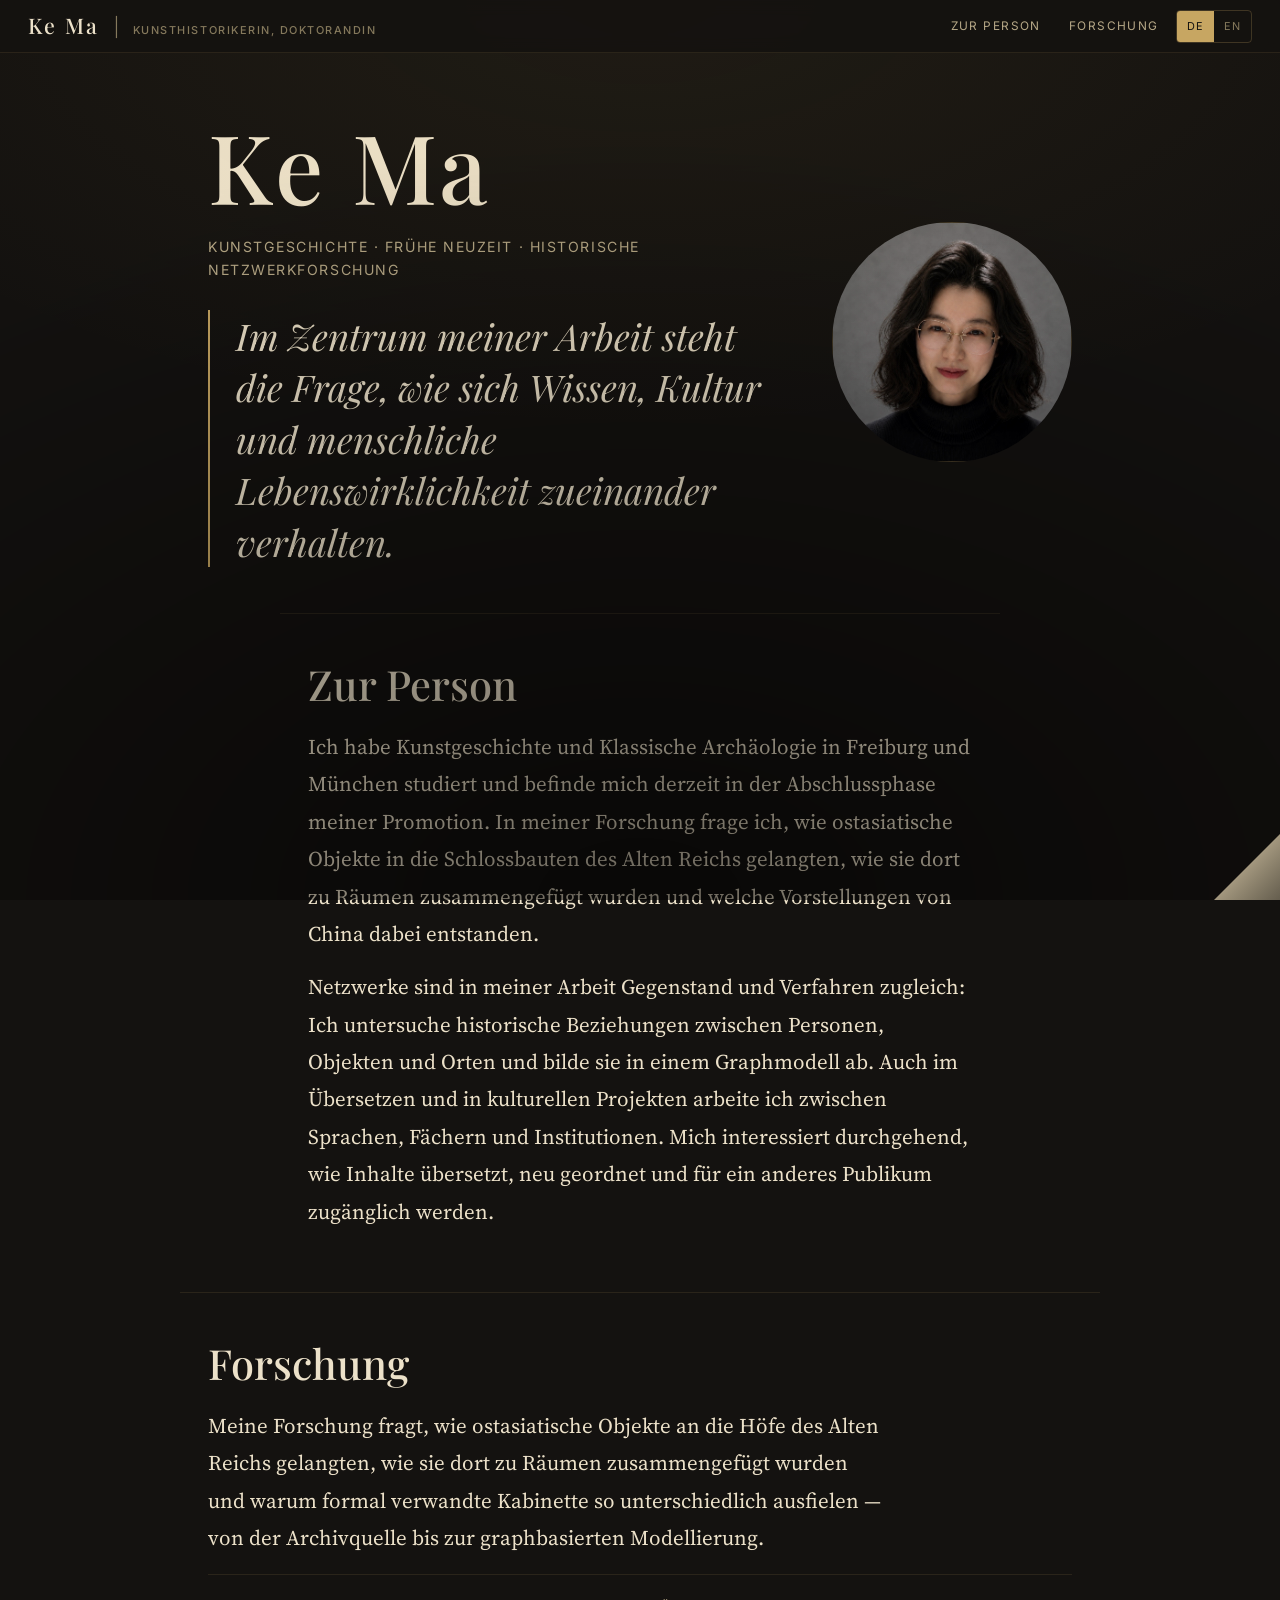
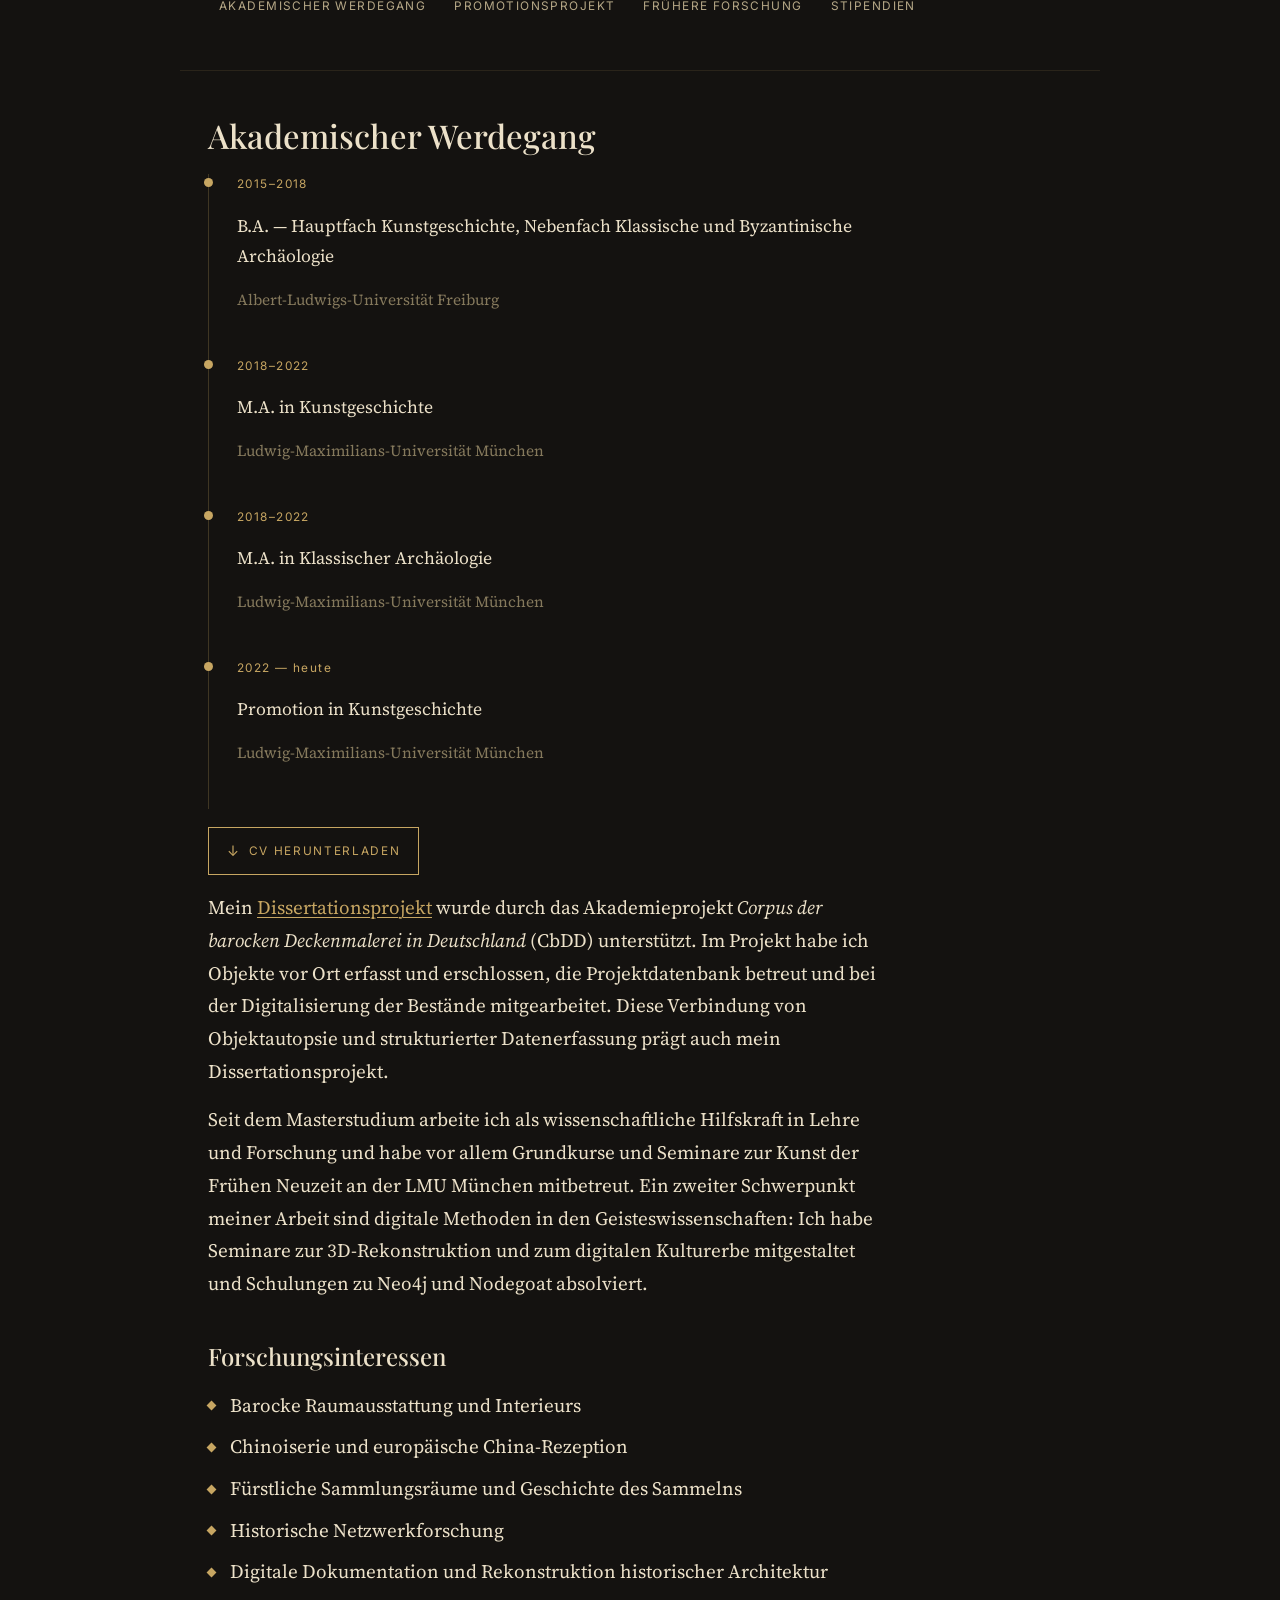
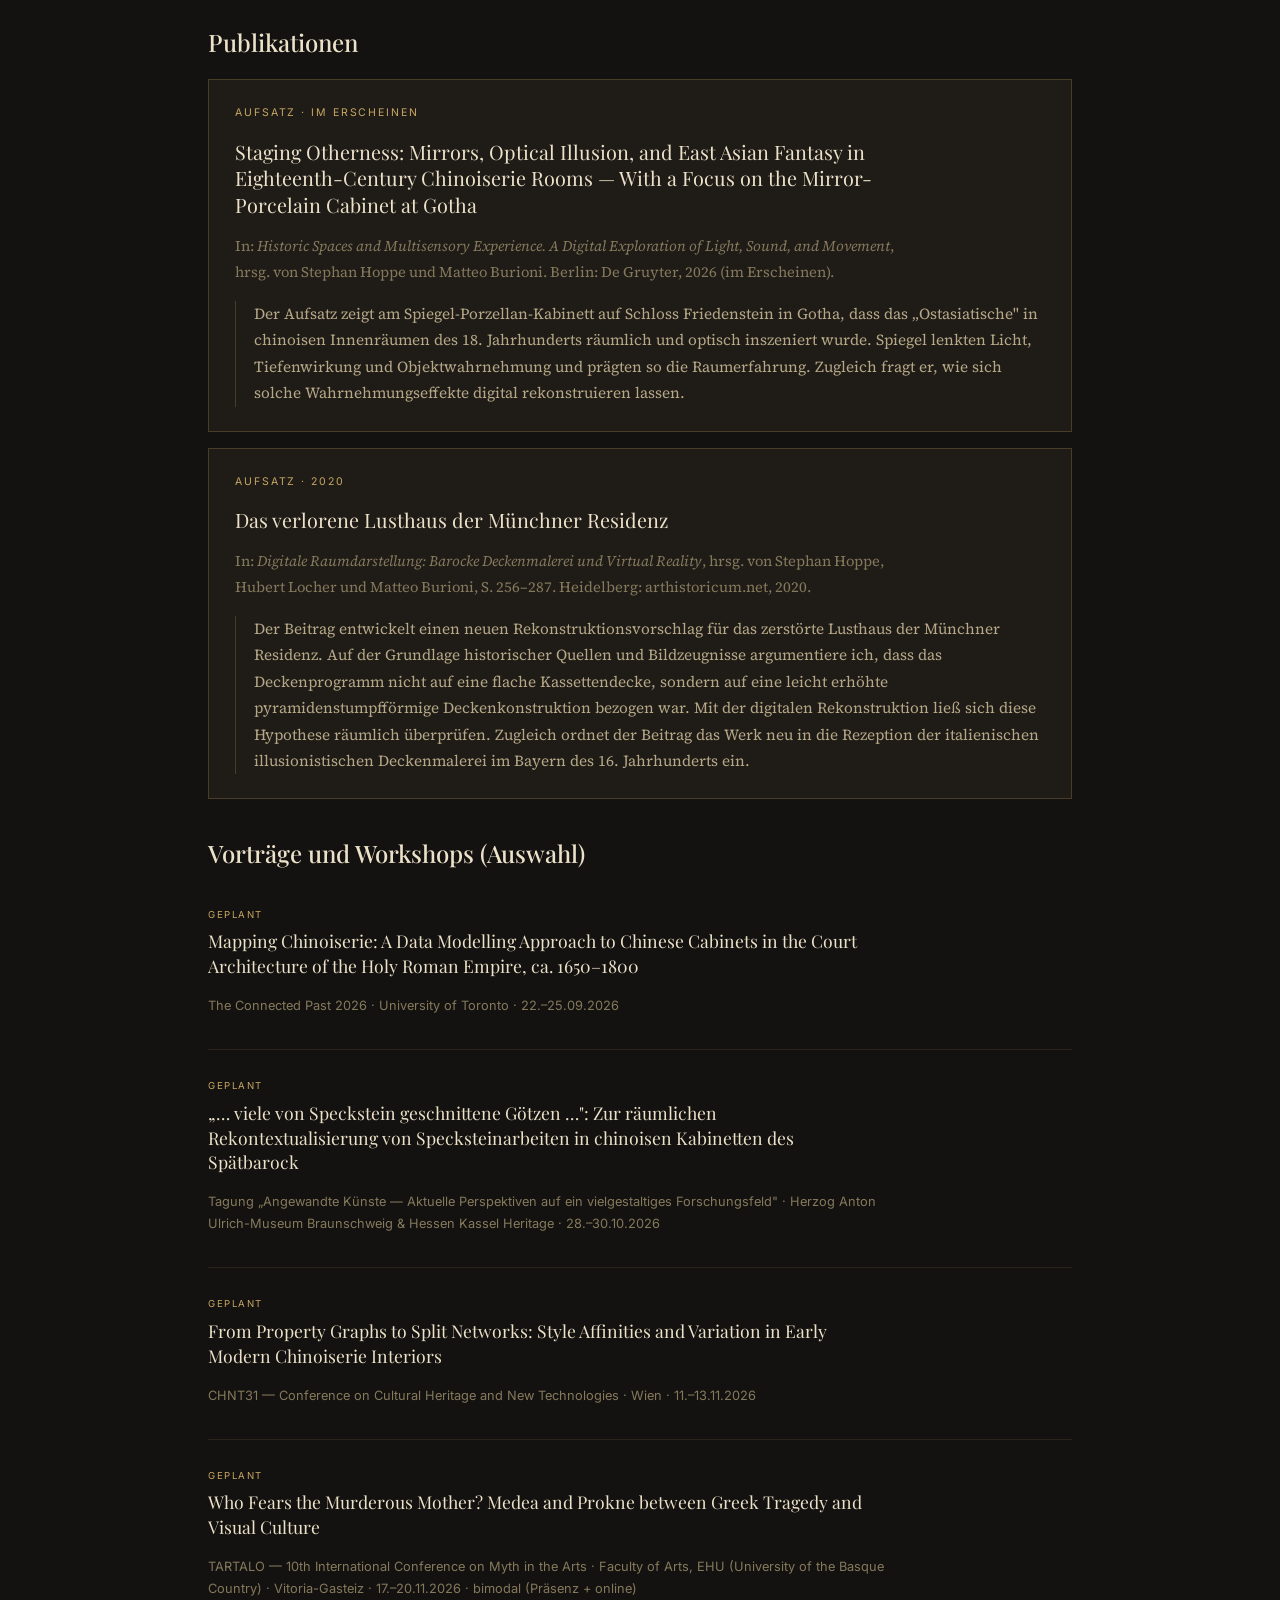
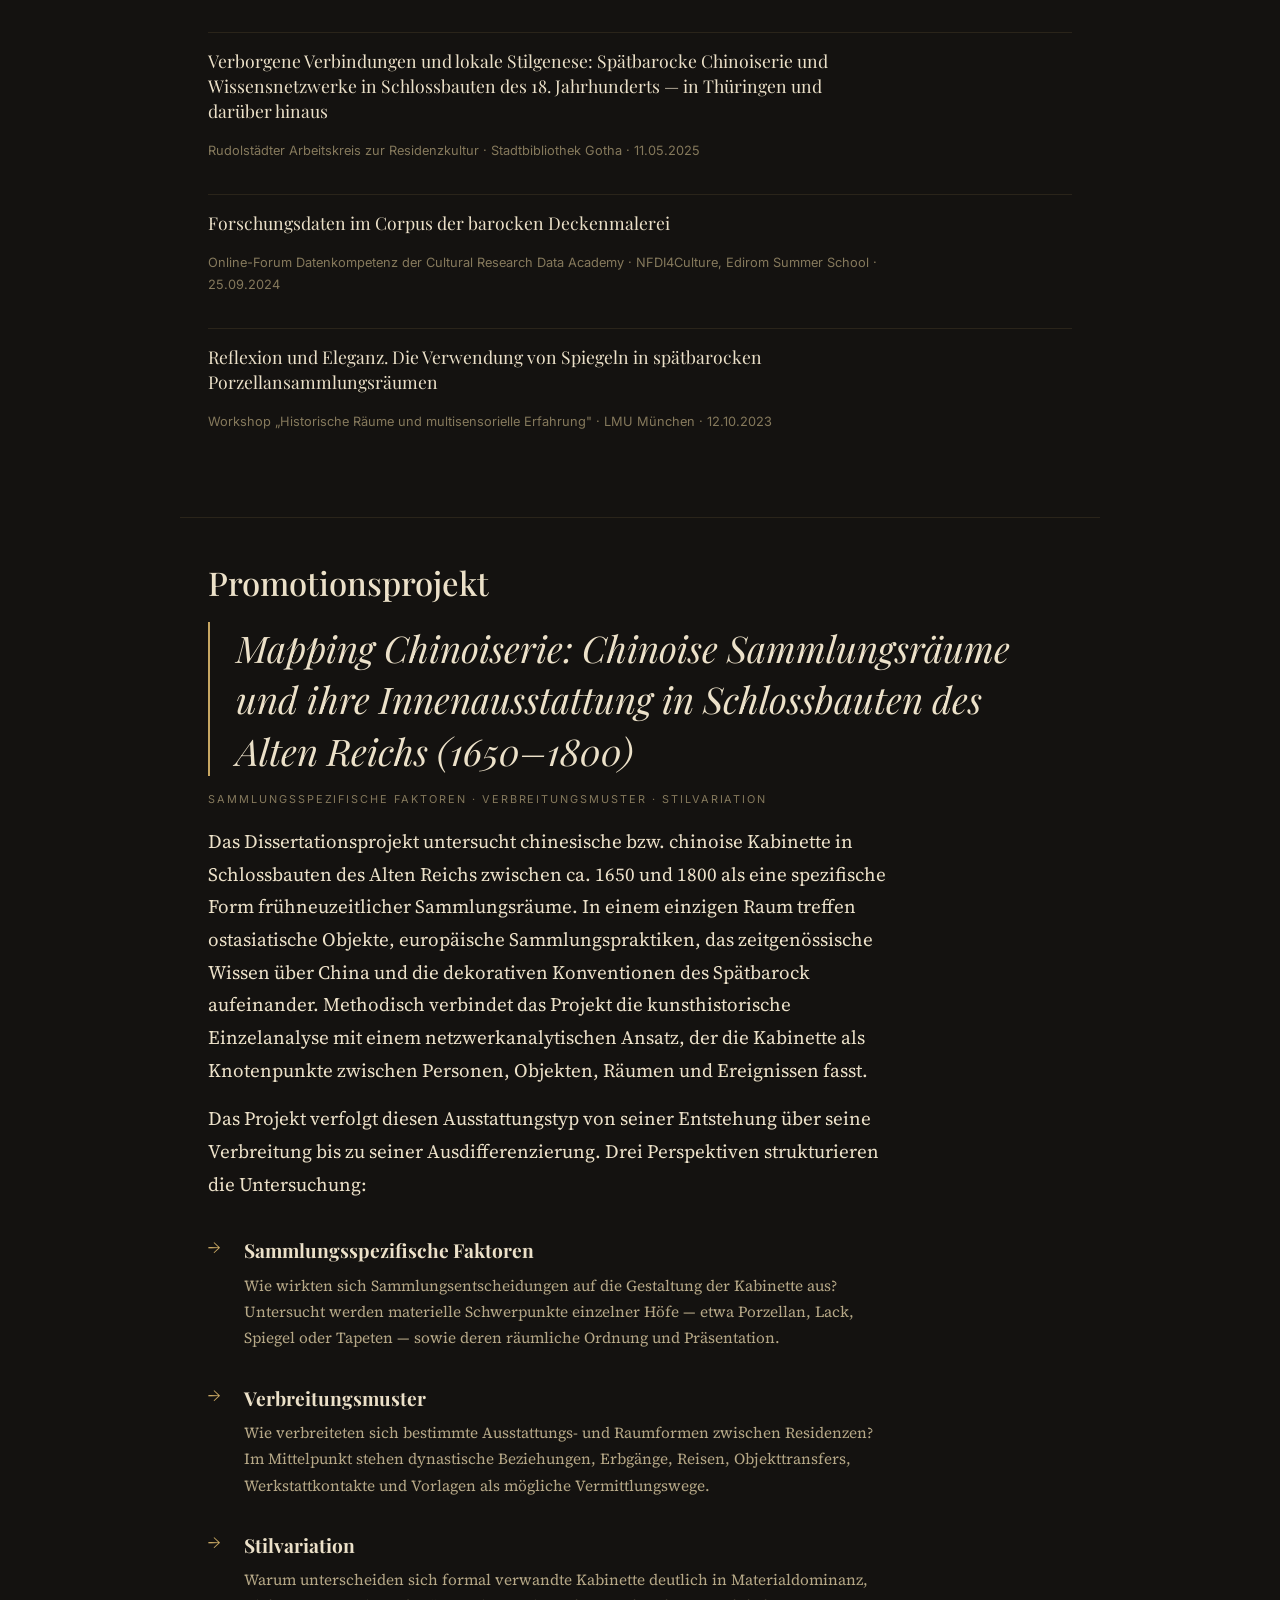
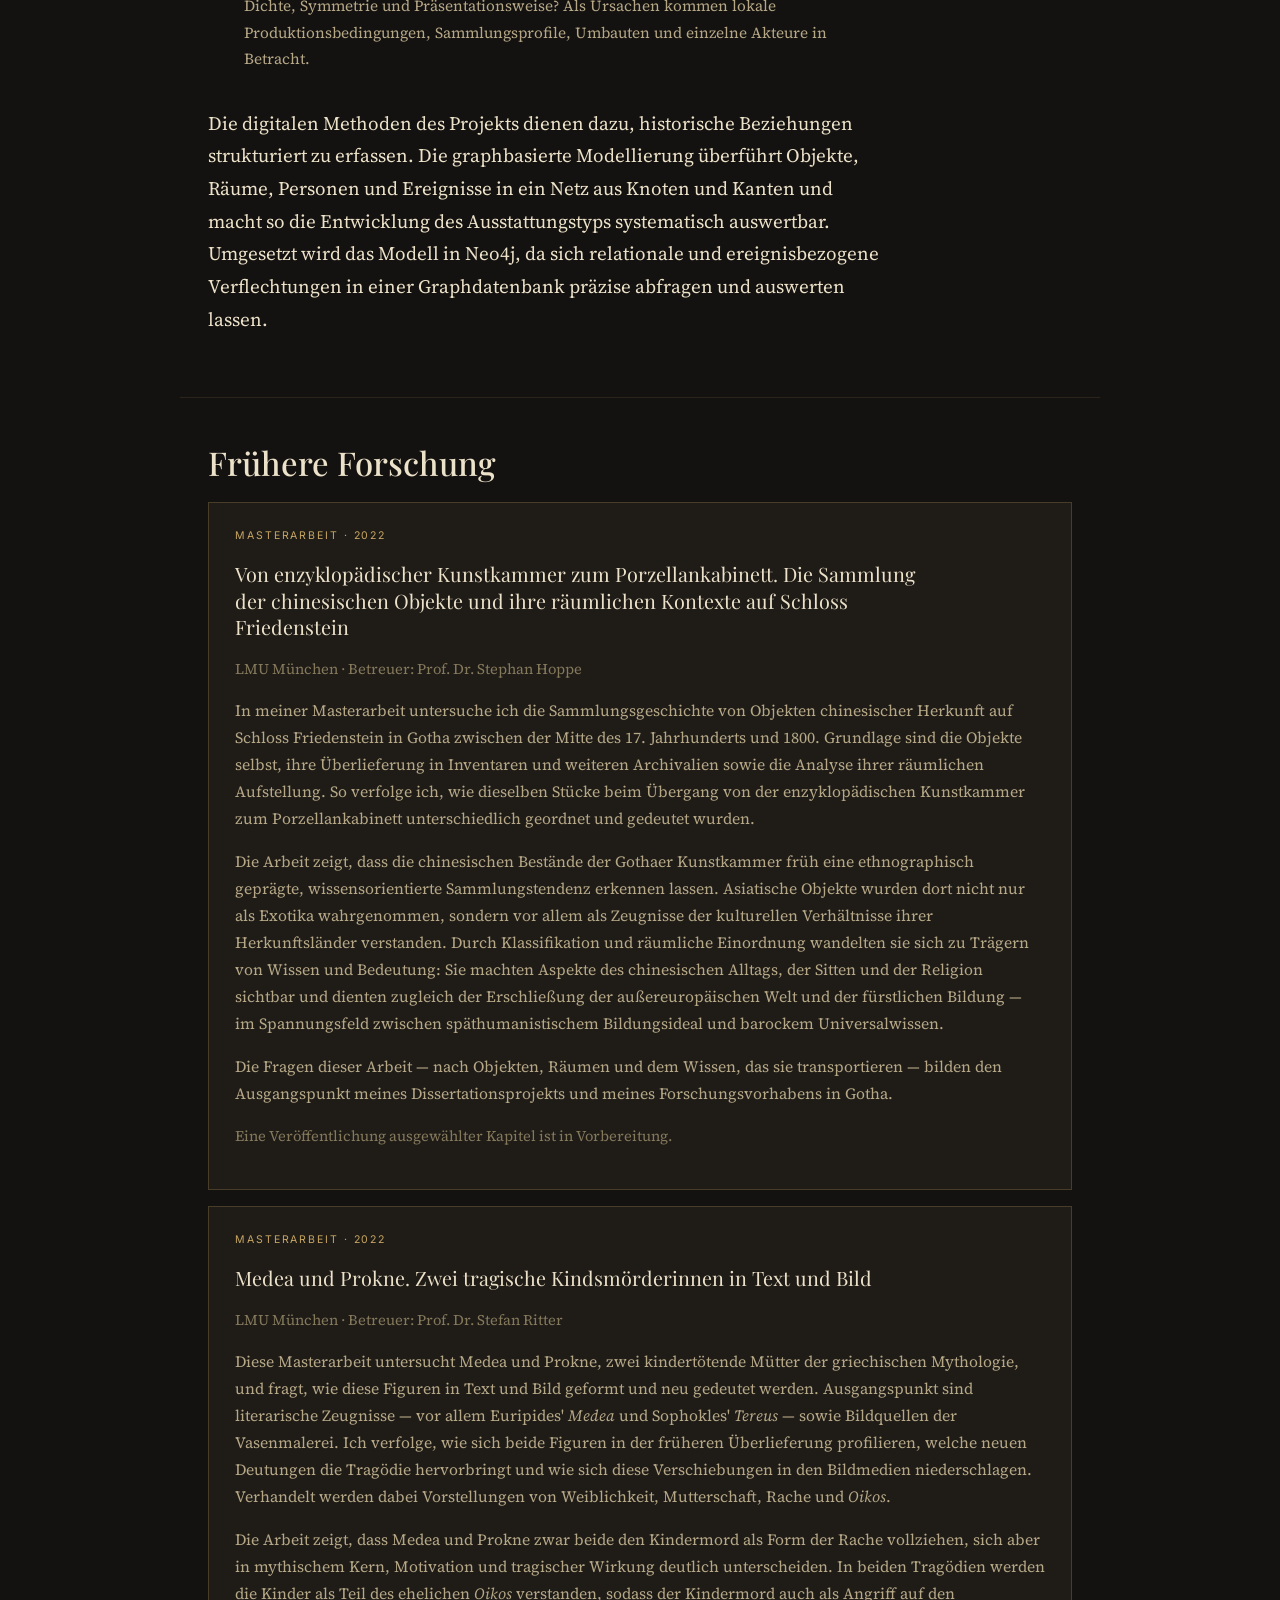
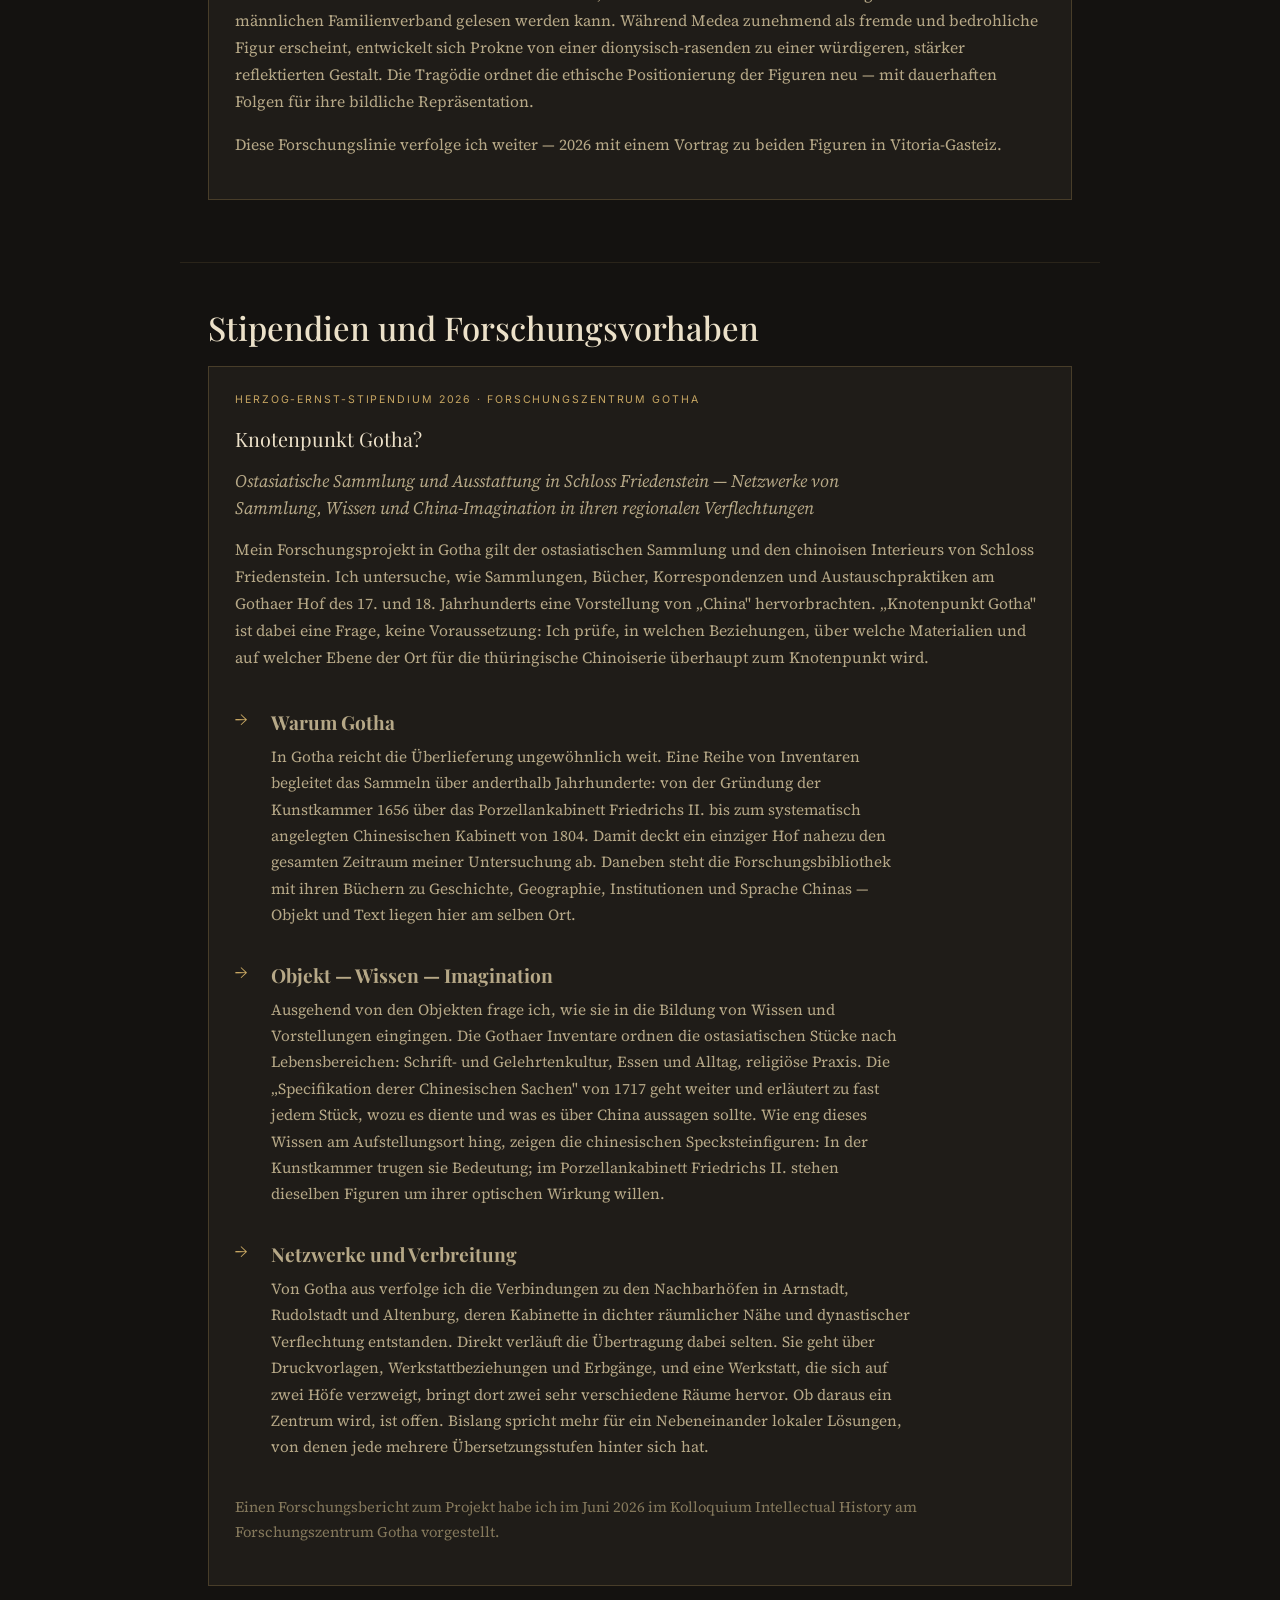
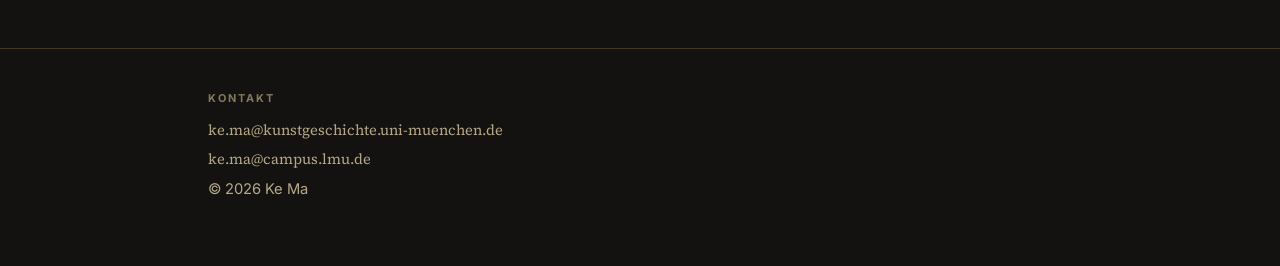
<file: index.html>
<!DOCTYPE html>
<html class="welt-a" lang="de" data-lang="de">
<head>
<meta charset="UTF-8">
<meta name="viewport" content="width=device-width, initial-scale=1.0">
<title>Ke Ma — Kunsthistorikerin | Höfische Sammlungsräume und Wissensnetzwerke der Frühen Neuzeit</title>
<meta name="description" content="Ke Ma, Doktorandin der Kunstgeschichte an der LMU München. Forschung zu höfischen Sammlungsräumen, chinoisen Interieurs und Wissensnetzwerken im Alten Reich, 1650–1800.">
<script>
  (function(){
    try{
      var l=localStorage.getItem('km-lang'); if(l) document.documentElement.setAttribute('data-lang',l);
      if(sessionStorage.getItem('km-turned')){document.documentElement.classList.add('is-arriving');sessionStorage.removeItem('km-turned');}
    }catch(e){}
  })();
</script>
<link rel="preconnect" href="https://fonts.googleapis.com">
<link rel="preconnect" href="https://fonts.gstatic.com" crossorigin>
<link href="https://fonts.googleapis.com/css2?family=Inter:wght@400;500;600&family=Playfair+Display:ital,wght@0,400;0,500;0,600;1,400;1,500&family=Source+Serif+4:ital,opsz,wght@0,8..60,400;0,8..60,600;1,8..60,400&display=swap" rel="stylesheet">
<link rel="stylesheet" href="assets/css/style.css?v=28">
</head>
<body>

<!-- Vorschau der anderen Seite -->
<div class="reveal" aria-hidden="true">
  <div class="reveal__inner">
    <div class="reveal__title">
      <span class="lang-de">Kulturarbeit</span>
      <span class="lang-en">Cultural Work</span>
    </div>
  </div>
</div>

<div class="page">

  <header class="site-head">
    <div class="brand">
      <a class="brand__name" href="#top">Ke Ma</a>
      <span class="brand__sep">|</span>
      <span class="brand__role">
        <span class="lang-de">Kunsthistorikerin, Doktorandin</span>
        <span class="lang-en">Art Historian, Doctoral Researcher</span>
      </span>
    </div>
    <nav class="nav">
      <a href="#about">
        <span class="lang-de">Zur Person</span><span class="lang-en">About</span>
      </a>
      <a href="#forschung">
        <span class="lang-de">Forschung</span><span class="lang-en">Research</span>
      </a>
      <div class="lang" role="group" aria-label="Sprache / Language">
        <button type="button" data-lang="de">DE</button>
        <button type="button" data-lang="en">EN</button>
      </div>
    </nav>
  </header>

  <main>
    <section class="hero wrap" id="top">
      <div class="hero__text">
        <h1 class="hero__name">Ke Ma</h1>
        <p class="hero__tag">
          <span class="lang-de">Kunstgeschichte · Frühe Neuzeit · Historische Netzwerkforschung</span>
          <span class="lang-en">Art History · Early Modern · Historical Network Research</span>
        </p>
        <blockquote class="lead-quote">
          <span class="lang-de">Im Zentrum meiner Arbeit steht die Frage, wie sich Wissen, Kultur und menschliche Lebenswirklichkeit zueinander verhalten.</span>
          <span class="lang-en">At the heart of my work lies the question of how knowledge, culture and lived reality relate to one another.</span>
        </blockquote>
      </div>
      <figure class="hero__portrait">
        <img src="assets/img/ke-ma-portrait.jpg" alt="Ke Ma">
      </figure>
    </section>

    <!-- Zur Person ------------------------------------------->
    <section class="section wrap wrap--narrow" id="about">
      <h2 class="sec-title">
        <span class="lang-de">Zur Person</span><span class="lang-en">About</span>
      </h2>
      <p>
        <span class="lang-de">Ich habe Kunstgeschichte und Klassische Archäologie in Freiburg und München studiert und befinde mich derzeit in der Abschlussphase meiner Promotion. In meiner Forschung frage ich, wie ostasiatische Objekte in die Schlossbauten des Alten Reichs gelangten, wie sie dort zu Räumen zusammengefügt wurden und welche Vorstellungen von China dabei entstanden.</span>
        <span class="lang-en">I studied Art History and Classical Archaeology in Freiburg and Munich and am currently in the final stage of my doctorate. My research asks how East Asian objects reached the palaces of the Old Reich, how they were assembled into interiors, and what notions of China took shape in the process.</span>
      </p>
      <p>
        <span class="lang-de">Netzwerke sind in meiner Arbeit Gegenstand und Verfahren zugleich: Ich untersuche historische Beziehungen zwischen Personen, Objekten und Orten und bilde sie in einem Graphmodell ab. Auch im Übersetzen und in kulturellen Projekten arbeite ich zwischen Sprachen, Fächern und Institutionen. Mich interessiert durchgehend, wie Inhalte übersetzt, neu geordnet und für ein anderes Publikum zugänglich werden.</span>
        <span class="lang-en">In my work, networks are both an object of study and a method: I examine historical relations between people, objects and places and model them in a graph. In translation and in cultural projects I likewise work between languages, disciplines and institutions. Throughout, I am interested in how content is translated, reordered and made accessible to a different audience.</span>
      </p>
    </section>

    <!-- Forschung ------------------------------------------->
    <section class="section wrap" id="forschung">
      <h2 class="sec-title">
        <span class="lang-de">Forschung</span><span class="lang-en">Research</span>
      </h2>
      <p>
        <span class="lang-de">Meine Forschung fragt, wie ostasiatische Objekte an die Höfe des Alten Reichs gelangten, wie sie dort zu Räumen zusammengefügt wurden und warum formal verwandte Kabinette so unterschiedlich ausfielen — von der Archivquelle bis zur graphbasierten Modellierung.</span>
        <span class="lang-en">My research asks how East Asian objects reached the courts of the Old Reich, how they were assembled into interiors, and why formally related cabinets turned out so differently — from the archival source to graph-based modelling.</span>
      </p>
      <nav class="nav subnav">
        <a href="#werdegang"><span class="lang-de">Akademischer Werdegang</span><span class="lang-en">Academic Background</span></a>
        <a href="#promotion"><span class="lang-de">Promotionsprojekt</span><span class="lang-en">Doctoral Project</span></a>
        <a href="#frueher"><span class="lang-de">Frühere Forschung</span><span class="lang-en">Earlier Research</span></a>
        <a href="#stipendien"><span class="lang-de">Stipendien</span><span class="lang-en">Fellowships</span></a>
      </nav>
    </section>

    <!-- 2.1 Werdegang --------------------------------------->
    <section class="section wrap" id="werdegang">
      <h3 class="sec-title sec-title--sub">
        <span class="lang-de">Akademischer Werdegang</span>
        <span class="lang-en">Academic Background</span>
      </h3>

      <div class="timeline">
        <div class="tl-item">
          <p class="tl-date">2015–2018</p>
          <p class="tl-deg">
            <span class="lang-de">B.A. — Hauptfach Kunstgeschichte, Nebenfach Klassische und Byzantinische Archäologie</span>
            <span class="lang-en">B.A. — major Art History, minor Classical and Byzantine Archaeology</span>
          </p>
          <p class="tl-inst">Albert-Ludwigs-Universität Freiburg</p>
        </div>
        <div class="tl-item">
          <p class="tl-date">2018–2022</p>
          <p class="tl-deg">
            <span class="lang-de">M.A. in Kunstgeschichte</span>
            <span class="lang-en">M.A. in Art History</span>
          </p>
          <p class="tl-inst">Ludwig-Maximilians-Universität München</p>
        </div>
        <div class="tl-item">
          <p class="tl-date">2018–2022</p>
          <p class="tl-deg">
            <span class="lang-de">M.A. in Klassischer Archäologie</span>
            <span class="lang-en">M.A. in Classical Archaeology</span>
          </p>
          <p class="tl-inst">Ludwig-Maximilians-Universität München</p>
        </div>
        <div class="tl-item">
          <p class="tl-date">2022 — <span class="lang-de">heute</span><span class="lang-en">present</span></p>
          <p class="tl-deg">
            <span class="lang-de">Promotion in Kunstgeschichte</span>
            <span class="lang-en">Doctorate in Art History</span>
          </p>
          <p class="tl-inst">Ludwig-Maximilians-Universität München</p>
        </div>
      </div>

      <p style="margin-top:18px">
        <a class="btn" href="cv/cv-ke-ma.pdf">
          <span class="lang-de">CV herunterladen</span><span class="lang-en">Download CV</span>
        </a>
      </p>

      <p>
        <span class="lang-de">Mein <a class="inline-link" href="https://deckenmalerei.badw.de/personen/junge-wissenschaft/jan-eric-lutteroth-ma-1.html" target="_blank" rel="noopener">Dissertationsprojekt</a> wurde durch das Akademieprojekt <em>Corpus der barocken Deckenmalerei in Deutschland</em> (CbDD) unterstützt. Im Projekt habe ich Objekte vor Ort erfasst und erschlossen, die Projektdatenbank betreut und bei der Digitalisierung der Bestände mitgearbeitet. Diese Verbindung von Objektautopsie und strukturierter Datenerfassung prägt auch mein Dissertationsprojekt.</span>
        <span class="lang-en">My <a class="inline-link" href="https://deckenmalerei.badw.de/personen/junge-wissenschaft/jan-eric-lutteroth-ma-1.html" target="_blank" rel="noopener">dissertation project</a> was supported by the academy project <em>Corpus of Baroque Ceiling Painting in Germany</em> (CbDD). Within the project I surveyed and catalogued objects on site, oversaw the project database and contributed to the digitisation of the holdings. This combination of first-hand examination of objects and structured data collection also shapes my dissertation.</span>
      </p>
      <p>
        <span class="lang-de">Seit dem Masterstudium arbeite ich als wissenschaftliche Hilfskraft in Lehre und Forschung und habe vor allem Grundkurse und Seminare zur Kunst der Frühen Neuzeit an der LMU München mitbetreut. Ein zweiter Schwerpunkt meiner Arbeit sind digitale Methoden in den Geisteswissenschaften: Ich habe Seminare zur 3D-Rekonstruktion und zum digitalen Kulturerbe mitgestaltet und Schulungen zu Neo4j und Nodegoat absolviert.</span>
        <span class="lang-en">Since my master's studies I have worked as a research assistant in teaching and research, above all assisting with introductory courses and seminars on early modern art at LMU Munich. A second focus of my work is digital methods in the humanities: I have co-designed seminars on 3D reconstruction and digital cultural heritage and completed training in Neo4j and Nodegoat.</span>
      </p>

      <h4 class="sub-title">
        <span class="lang-de">Forschungsinteressen</span><span class="lang-en">Research interests</span>
      </h4>
      <ul class="list">
        <li><span class="lang-de">Barocke Raumausstattung und Interieurs</span><span class="lang-en">Baroque interiors and decorative schemes</span></li>
        <li><span class="lang-de">Chinoiserie und europäische China-Rezeption</span><span class="lang-en">Chinoiserie and the European reception of China</span></li>
        <li><span class="lang-de">Fürstliche Sammlungsräume und Geschichte des Sammelns</span><span class="lang-en">Princely collection spaces and the history of collecting</span></li>
        <li><span class="lang-de">Historische Netzwerkforschung</span><span class="lang-en">Historical network research</span></li>
        <li><span class="lang-de">Digitale Dokumentation und Rekonstruktion historischer Architektur</span><span class="lang-en">Digital documentation and reconstruction of historic architecture</span></li>
      </ul>

      <h4 class="sub-title">
        <span class="lang-de">Publikationen</span><span class="lang-en">Publications</span>
      </h4>
      <div class="card">
        <p class="card__tag"><span class="lang-de">Aufsatz · im Erscheinen</span><span class="lang-en">Book chapter · forthcoming</span></p>
        <p class="card__title">Staging Otherness: Mirrors, Optical Illusion, and East Asian Fantasy in Eighteenth-Century Chinoiserie Rooms — With a Focus on the Mirror-Porcelain Cabinet at Gotha</p>
        <p class="card__meta"><span class="lang-de">In: <em>Historic Spaces and Multisensory Experience. A Digital Exploration of Light, Sound, and Movement</em>, hrsg. von Stephan Hoppe und Matteo Burioni. Berlin: De Gruyter, 2026 (im Erscheinen).</span><span class="lang-en">In: <em>Historic Spaces and Multisensory Experience. A Digital Exploration of Light, Sound, and Movement</em>, ed. by Stephan Hoppe and Matteo Burioni. Berlin: De Gruyter, 2026 (forthcoming).</span></p>
        <div class="abstract">
          <span class="lang-de">Der Aufsatz zeigt am Spiegel-Porzellan-Kabinett auf Schloss Friedenstein in Gotha, dass das „Ostasiatische" in chinoisen Innenräumen des 18. Jahrhunderts räumlich und optisch inszeniert wurde. Spiegel lenkten Licht, Tiefenwirkung und Objektwahrnehmung und prägten so die Raumerfahrung. Zugleich fragt er, wie sich solche Wahrnehmungseffekte digital rekonstruieren lassen.</span>
          <span class="lang-en">Drawing on the mirror-and-porcelain cabinet at Schloss Friedenstein in Gotha, the chapter shows that the &ldquo;East Asian&rdquo; in eighteenth-century chinoiserie interiors was staged spatially and optically. Mirrors directed light, depth and the perception of objects, and thus shaped the spatial experience. It also asks how digital modelling can help to reconstruct such perceptual effects.</span>
        </div>
      </div>
      <div class="card">
        <p class="card__tag"><span class="lang-de">Aufsatz · 2020</span><span class="lang-en">Book chapter · 2020</span></p>
        <p class="card__title">Das verlorene Lusthaus der Münchner Residenz</p>
        <p class="card__meta"><span class="lang-de">In: <em>Digitale Raumdarstellung: Barocke Deckenmalerei und Virtual Reality</em>, hrsg. von Stephan Hoppe, Hubert Locher und Matteo Burioni, S. 256–287. Heidelberg: arthistoricum.net, 2020.</span><span class="lang-en">In: <em>Digitale Raumdarstellung: Barocke Deckenmalerei und Virtual Reality</em>, ed. by Stephan Hoppe, Hubert Locher and Matteo Burioni, pp. 256–287. Heidelberg: arthistoricum.net, 2020.</span></p>
        <div class="abstract">
          <span class="lang-de">Der Beitrag entwickelt einen neuen Rekonstruktionsvorschlag für das zerstörte Lusthaus der Münchner Residenz. Auf der Grundlage historischer Quellen und Bildzeugnisse argumentiere ich, dass das Deckenprogramm nicht auf eine flache Kassettendecke, sondern auf eine leicht erhöhte pyramidenstumpfförmige Deckenkonstruktion bezogen war. Mit der digitalen Rekonstruktion ließ sich diese Hypothese räumlich überprüfen. Zugleich ordnet der Beitrag das Werk neu in die Rezeption der italienischen illusionistischen Deckenmalerei im Bayern des 16. Jahrhunderts ein.</span>
          <span class="lang-en">The chapter develops a new reconstruction proposal for the destroyed Lusthaus of the Munich Residenz. On the basis of historical sources and pictorial evidence, I argue that the ceiling programme was conceived not for a flat coffered ceiling but for a slightly raised, truncated-pyramidal ceiling construction. The digital reconstruction made it possible to test this hypothesis spatially and to reassess the work within the reception of Italian illusionistic ceiling painting in sixteenth-century Bavaria.</span>
        </div>
      </div>

      <h4 class="sub-title">
        <span class="lang-de">Vorträge und Workshops (Auswahl)</span><span class="lang-en">Selected Talks and Workshops</span>
      </h4>
      <div class="talks">
        <div class="talk">
          <span class="talk__tag"><span class="lang-de">Geplant</span><span class="lang-en">Forthcoming</span></span>
          <p class="talk__title">Mapping Chinoiserie: A Data Modelling Approach to Chinese Cabinets in the Court Architecture of the Holy Roman Empire, ca. 1650–1800</p>
          <p class="talk__meta">The Connected Past 2026 · University of Toronto · 22.–25.09.2026</p>
        </div>
        <div class="talk">
          <span class="talk__tag"><span class="lang-de">Geplant</span><span class="lang-en">Forthcoming</span></span>
          <p class="talk__title">„… viele von Speckstein geschnittene Götzen …": Zur räumlichen Rekontextualisierung von Specksteinarbeiten in chinoisen Kabinetten des Spätbarock</p>
          <p class="talk__meta">Tagung „Angewandte Künste — Aktuelle Perspektiven auf ein vielgestaltiges Forschungsfeld" · Herzog Anton Ulrich-Museum Braunschweig &amp; Hessen Kassel Heritage · 28.–30.10.2026</p>
        </div>
        <div class="talk">
          <span class="talk__tag"><span class="lang-de">Geplant</span><span class="lang-en">Forthcoming</span></span>
          <p class="talk__title">From Property Graphs to Split Networks: Style Affinities and Variation in Early Modern Chinoiserie Interiors</p>
          <p class="talk__meta">CHNT31 — Conference on Cultural Heritage and New Technologies · Wien · 11.–13.11.2026</p>
        </div>
        <div class="talk">
          <span class="talk__tag"><span class="lang-de">Geplant</span><span class="lang-en">Forthcoming</span></span>
          <p class="talk__title">Who Fears the Murderous Mother? Medea and Prokne between Greek Tragedy and Visual Culture</p>
          <p class="talk__meta">TARTALO — 10th International Conference on Myth in the Arts · Faculty of Arts, EHU (University of the Basque Country) · Vitoria-Gasteiz · 17.–20.11.2026 · <span class="lang-de">bimodal (Präsenz + online)</span><span class="lang-en">bimodal (in-person + online)</span></p>
        </div>
        <div class="talk">
          <p class="talk__title">Verborgene Verbindungen und lokale Stilgenese: Spätbarocke Chinoiserie und Wissensnetzwerke in Schlossbauten des 18. Jahrhunderts — in Thüringen und darüber hinaus</p>
          <p class="talk__meta">Rudolstädter Arbeitskreis zur Residenzkultur · Stadtbibliothek Gotha · 11.05.2025</p>
        </div>
        <div class="talk">
          <p class="talk__title">Forschungsdaten im Corpus der barocken Deckenmalerei</p>
          <p class="talk__meta">Online-Forum Datenkompetenz der Cultural Research Data Academy · NFDI4Culture, Edirom Summer School · 25.09.2024</p>
        </div>
        <div class="talk">
          <p class="talk__title">Reflexion und Eleganz. Die Verwendung von Spiegeln in spätbarocken Porzellansammlungsräumen</p>
          <p class="talk__meta">Workshop „Historische Räume und multisensorielle Erfahrung" · LMU München · 12.10.2023</p>
        </div>
      </div>
    </section>

    <!-- 2.2 Promotionsprojekt ------------------------------->
    <section class="section wrap" id="promotion">
      <h3 class="sec-title sec-title--sub">
        <span class="lang-de">Promotionsprojekt</span><span class="lang-en">Doctoral Project</span>
      </h3>
      <blockquote class="lead-quote">
        Mapping Chinoiserie: Chinoise Sammlungsräume und ihre Innenausstattung in Schlossbauten des Alten Reichs (1650–1800)
      </blockquote>
      <p class="eyebrow" style="margin-top:14px">
        <span class="lang-de">Sammlungsspezifische Faktoren · Verbreitungsmuster · Stilvariation</span>
        <span class="lang-en">Collection-specific factors · Patterns of diffusion · Stylistic variation</span>
      </p>

      <p style="margin-top:16px">
        <span class="lang-de">Das Dissertationsprojekt untersucht chinesische bzw. chinoise Kabinette in Schlossbauten des Alten Reichs zwischen ca. 1650 und 1800 als eine spezifische Form frühneuzeitlicher Sammlungsräume. In einem einzigen Raum treffen ostasiatische Objekte, europäische Sammlungspraktiken, das zeitgenössische Wissen über China und die dekorativen Konventionen des Spätbarock aufeinander. Methodisch verbindet das Projekt die kunsthistorische Einzelanalyse mit einem netzwerkanalytischen Ansatz, der die Kabinette als Knotenpunkte zwischen Personen, Objekten, Räumen und Ereignissen fasst.</span>
        <span class="lang-en">The dissertation examines Chinese and chinoiserie cabinets in the palaces of the Old Reich between roughly 1650 and 1800 as a specific form of early modern collection space. Within a single room, East Asian objects, European collecting practices, contemporary knowledge about China and the decorative conventions of the late Baroque converge. Methodologically, the project combines close art-historical analysis with a network approach that treats these cabinets as nodes between people, objects, spaces and events.</span>
      </p>

      <p>
        <span class="lang-de">Das Projekt verfolgt diesen Ausstattungstyp von seiner Entstehung über seine Verbreitung bis zu seiner Ausdifferenzierung. Drei Perspektiven strukturieren die Untersuchung:</span>
        <span class="lang-en">The project traces this type of interior from its emergence through its diffusion to its differentiation. Three perspectives structure the investigation:</span>
      </p>

      <div class="facets">
        <div class="facet">
          <span class="facet__arrow" aria-hidden="true">→</span>
          <div class="facet__text">
            <h4><span class="lang-de">Sammlungsspezifische Faktoren</span><span class="lang-en">Collection-specific factors</span></h4>
            <p>
              <span class="lang-de">Wie wirkten sich Sammlungsentscheidungen auf die Gestaltung der Kabinette aus? Untersucht werden materielle Schwerpunkte einzelner Höfe — etwa Porzellan, Lack, Spiegel oder Tapeten — sowie deren räumliche Ordnung und Präsentation.</span>
              <span class="lang-en">How did collecting decisions shape the design of the cabinets? The study examines the material emphases of individual courts — porcelain, lacquer, mirrors or wall hangings — together with their spatial order and presentation.</span>
            </p>
          </div>
        </div>
        <div class="facet">
          <span class="facet__arrow" aria-hidden="true">→</span>
          <div class="facet__text">
            <h4><span class="lang-de">Verbreitungsmuster</span><span class="lang-en">Patterns of diffusion</span></h4>
            <p>
              <span class="lang-de">Wie verbreiteten sich bestimmte Ausstattungs- und Raumformen zwischen Residenzen? Im Mittelpunkt stehen dynastische Beziehungen, Erbgänge, Reisen, Objekttransfers, Werkstattkontakte und Vorlagen als mögliche Vermittlungswege.</span>
              <span class="lang-en">How did particular forms of furnishing and space spread between residences? The focus lies on dynastic relations, inheritance, travel, object transfers, workshop contacts and models as possible channels of transmission.</span>
            </p>
          </div>
        </div>
        <div class="facet">
          <span class="facet__arrow" aria-hidden="true">→</span>
          <div class="facet__text">
            <h4><span class="lang-de">Stilvariation</span><span class="lang-en">Stylistic variation</span></h4>
            <p>
              <span class="lang-de">Warum unterscheiden sich formal verwandte Kabinette deutlich in Materialdominanz, Dichte, Symmetrie und Präsentationsweise? Als Ursachen kommen lokale Produktionsbedingungen, Sammlungsprofile, Umbauten und einzelne Akteure in Betracht.</span>
              <span class="lang-en">Why do formally related cabinets differ so markedly in material dominance, density, symmetry and mode of presentation? Local conditions of production, collection profiles, rebuildings and individual actors come into consideration as causes.</span>
            </p>
          </div>
        </div>
      </div>

      <p>
        <span class="lang-de">Die digitalen Methoden des Projekts dienen dazu, historische Beziehungen strukturiert zu erfassen. Die graphbasierte Modellierung überführt Objekte, Räume, Personen und Ereignisse in ein Netz aus Knoten und Kanten und macht so die Entwicklung des Ausstattungstyps systematisch auswertbar. Umgesetzt wird das Modell in Neo4j, da sich relationale und ereignisbezogene Verflechtungen in einer Graphdatenbank präzise abfragen und auswerten lassen.</span>
        <span class="lang-en">The project's digital methods serve to record historical relations in structured form. Graph-based modelling translates objects, spaces, people and events into a network of nodes and edges, making the development of this interior type systematically analysable. The model is implemented in Neo4j, since relational and event-based entanglements can be queried and evaluated precisely in a graph database.</span>
      </p>
    </section>

    <!-- 2.3 Frühere Forschung ------------------------------->
    <section class="section wrap" id="frueher">
      <h3 class="sec-title sec-title--sub">
        <span class="lang-de">Frühere Forschung</span><span class="lang-en">Earlier Research</span>
      </h3>

      <div class="card">
        <p class="card__tag"><span class="lang-de">Masterarbeit · 2022</span><span class="lang-en">Master's Thesis · 2022</span></p>
        <p class="card__title">Von enzyklopädischer Kunstkammer zum Porzellankabinett. Die Sammlung der chinesischen Objekte und ihre räumlichen Kontexte auf Schloss Friedenstein</p>
        <p class="card__meta"><span class="lang-de">LMU München · Betreuer</span><span class="lang-en">LMU Munich · Supervisor</span>: Prof. Dr. Stephan Hoppe</p>
        <div class="card__body">
          <p>
            <span class="lang-de">In meiner Masterarbeit untersuche ich die Sammlungsgeschichte von Objekten chinesischer Herkunft auf Schloss Friedenstein in Gotha zwischen der Mitte des 17. Jahrhunderts und 1800. Grundlage sind die Objekte selbst, ihre Überlieferung in Inventaren und weiteren Archivalien sowie die Analyse ihrer räumlichen Aufstellung. So verfolge ich, wie dieselben Stücke beim Übergang von der enzyklopädischen Kunstkammer zum Porzellankabinett unterschiedlich geordnet und gedeutet wurden.</span>
            <span class="lang-en">My master's thesis examines the collecting history of objects of Chinese origin at Schloss Friedenstein in Gotha between the mid-seventeenth century and 1800. It draws on the objects themselves, on their record in inventories and other archival sources, and on the analysis of their arrangement within the rooms. On this basis I trace how the same pieces were ordered and interpreted differently in the transition from the encyclopaedic Kunstkammer to the porcelain cabinet.</span>
          </p>
          <p>
            <span class="lang-de">Die Arbeit zeigt, dass die chinesischen Bestände der Gothaer Kunstkammer früh eine ethnographisch geprägte, wissensorientierte Sammlungstendenz erkennen lassen. Asiatische Objekte wurden dort nicht nur als Exotika wahrgenommen, sondern vor allem als Zeugnisse der kulturellen Verhältnisse ihrer Herkunftsländer verstanden. Durch Klassifikation und räumliche Einordnung wandelten sie sich zu Trägern von Wissen und Bedeutung: Sie machten Aspekte des chinesischen Alltags, der Sitten und der Religion sichtbar und dienten zugleich der Erschließung der außereuropäischen Welt und der fürstlichen Bildung — im Spannungsfeld zwischen späthumanistischem Bildungsideal und barockem Universalwissen.</span>
            <span class="lang-en">The thesis shows that the Chinese holdings of the Gotha Kunstkammer reveal, from an early date, an ethnographically inflected and knowledge-oriented tendency in collecting. Asian objects were perceived there not merely as exotica but above all as testimonies to the cultural conditions of their countries of origin. Through classification and spatial ordering they became bearers of knowledge and meaning: they made aspects of Chinese everyday life, customs and religion visible, and at the same time served to open up the non-European world and to further the education of the prince — within the field of tension between the late-humanist ideal of learning and Baroque universal knowledge.</span>
          </p>
          <p>
            <span class="lang-de">Die Fragen dieser Arbeit — nach Objekten, Räumen und dem Wissen, das sie transportieren — bilden den Ausgangspunkt meines Dissertationsprojekts und meines Forschungsvorhabens in Gotha.</span>
            <span class="lang-en">The questions raised by this thesis — about objects, spaces and the knowledge they carry — form the starting point of my dissertation project and of my research project in Gotha.</span>
          </p>
          <p style="color:var(--ink-faint);font-size:.92rem">
            <span class="lang-de">Eine Veröffentlichung ausgewählter Kapitel ist in Vorbereitung.</span>
            <span class="lang-en">A publication of selected chapters is in preparation.</span>
          </p>
        </div>
      </div>

      <div class="card">
        <p class="card__tag"><span class="lang-de">Masterarbeit · 2022</span><span class="lang-en">Master's Thesis · 2022</span></p>
        <p class="card__title">Medea und Prokne. Zwei tragische Kindsmörderinnen in Text und Bild</p>
        <p class="card__meta"><span class="lang-de">LMU München · Betreuer</span><span class="lang-en">LMU Munich · Supervisor</span>: Prof. Dr. Stefan Ritter</p>
        <div class="card__body">
          <p>
            <span class="lang-de">Diese Masterarbeit untersucht Medea und Prokne, zwei kindertötende Mütter der griechischen Mythologie, und fragt, wie diese Figuren in Text und Bild geformt und neu gedeutet werden. Ausgangspunkt sind literarische Zeugnisse — vor allem Euripides' <em>Medea</em> und Sophokles' <em>Tereus</em> — sowie Bildquellen der Vasenmalerei. Ich verfolge, wie sich beide Figuren in der früheren Überlieferung profilieren, welche neuen Deutungen die Tragödie hervorbringt und wie sich diese Verschiebungen in den Bildmedien niederschlagen. Verhandelt werden dabei Vorstellungen von Weiblichkeit, Mutterschaft, Rache und <em>Oikos</em>.</span>
            <span class="lang-en">This master's thesis examines Medea and Procne, two child-killing mothers of Greek mythology, and asks how these figures were shaped and reinterpreted in text and image. It takes as its starting point literary testimonies — above all Euripides' <em>Medea</em> and Sophocles' <em>Tereus</em> — together with pictorial sources in vase painting. I trace how the two figures take shape in the earlier tradition, what new readings tragedy produces, and how these shifts are reflected in the pictorial media. At issue throughout are ideas of femininity, motherhood, revenge and the <em>oikos</em>.</span>
          </p>
          <p>
            <span class="lang-de">Die Arbeit zeigt, dass Medea und Prokne zwar beide den Kindermord als Form der Rache vollziehen, sich aber in mythischem Kern, Motivation und tragischer Wirkung deutlich unterscheiden. In beiden Tragödien werden die Kinder als Teil des ehelichen <em>Oikos</em> verstanden, sodass der Kindermord auch als Angriff auf den männlichen Familienverband gelesen werden kann. Während Medea zunehmend als fremde und bedrohliche Figur erscheint, entwickelt sich Prokne von einer dionysisch-rasenden zu einer würdigeren, stärker reflektierten Gestalt. Die Tragödie ordnet die ethische Positionierung der Figuren neu — mit dauerhaften Folgen für ihre bildliche Repräsentation.</span>
            <span class="lang-en">The thesis shows that, although Medea and Procne both commit infanticide as a form of revenge, they differ markedly in their mythical core, their motivation and their tragic effect. In both tragedies the children are understood as part of the husband's <em>oikos</em>, so that the killing of the children can also be read as an attack on the male family unit. While Medea increasingly appears as a foreign and threatening figure, Procne develops from a Dionysian, raging figure into a more dignified and more reflective one. Tragedy re-orders the ethical positioning of the two figures — with lasting consequences for their pictorial representation.</span>
          </p>
          <p>
            <span class="lang-de">Diese Forschungslinie verfolge ich weiter — 2026 mit einem Vortrag zu beiden Figuren in Vitoria-Gasteiz.</span>
            <span class="lang-en">I continue to pursue this line of research — in 2026 with a paper on both figures in Vitoria-Gasteiz.</span>
          </p>
        </div>
      </div>
    </section>

    <!-- 2.4 Stipendien -------------------------------------->
    <section class="section wrap" id="stipendien">
      <h3 class="sec-title sec-title--sub">
        <span class="lang-de">Stipendien und Forschungsvorhaben</span>
        <span class="lang-en">Fellowships and Research Projects</span>
      </h3>

      <div class="card">
        <p class="card__tag">Herzog-Ernst-Stipendium 2026 · Forschungszentrum Gotha</p>
        <p class="card__title">Knotenpunkt Gotha?</p>
        <p class="project-sub">
          <span class="lang-de">Ostasiatische Sammlung und Ausstattung in Schloss Friedenstein — Netzwerke von Sammlung, Wissen und China-Imagination in ihren regionalen Verflechtungen</span>
          <span class="lang-en">East Asian collection and furnishing at Schloss Friedenstein — networks of collecting, knowledge and the imagination of China in their regional entanglements</span>
        </p>
        <div class="card__body">
          <p>
            <span class="lang-de">Mein Forschungsprojekt in Gotha gilt der ostasiatischen Sammlung und den chinoisen Interieurs von Schloss Friedenstein. Ich untersuche, wie Sammlungen, Bücher, Korrespondenzen und Austauschpraktiken am Gothaer Hof des 17. und 18. Jahrhunderts eine Vorstellung von „China" hervorbrachten. „Knotenpunkt Gotha" ist dabei eine Frage, keine Voraussetzung: Ich prüfe, in welchen Beziehungen, über welche Materialien und auf welcher Ebene der Ort für die thüringische Chinoiserie überhaupt zum Knotenpunkt wird.</span>
            <span class="lang-en">My research project in Gotha is devoted to the East Asian collection and the chinoiserie interiors of Schloss Friedenstein. I examine how collections, books, correspondence and practices of exchange produced a notion of &ldquo;China&rdquo; at the Gotha court of the seventeenth and eighteenth centuries. &ldquo;Gotha as a node&rdquo; is a question here, not a premise: I ask in which relations, through which materials and on what level the place becomes a node for chinoiserie in Thuringia at all.</span>
          </p>

          <div class="facets">
            <div class="facet">
              <span class="facet__arrow" aria-hidden="true">→</span>
              <div class="facet__text">
                <h4><span class="lang-de">Warum Gotha</span><span class="lang-en">Why Gotha</span></h4>
                <p>
                  <span class="lang-de">In Gotha reicht die Überlieferung ungewöhnlich weit. Eine Reihe von Inventaren begleitet das Sammeln über anderthalb Jahrhunderte: von der Gründung der Kunstkammer 1656 über das Porzellankabinett Friedrichs II. bis zum systematisch angelegten Chinesischen Kabinett von 1804. Damit deckt ein einziger Hof nahezu den gesamten Zeitraum meiner Untersuchung ab. Daneben steht die Forschungsbibliothek mit ihren Büchern zu Geschichte, Geographie, Institutionen und Sprache Chinas — Objekt und Text liegen hier am selben Ort.</span>
                  <span class="lang-en">In Gotha the record reaches unusually far. A series of inventories accompanies the collecting across a century and a half: from the founding of the Kunstkammer in 1656, through the porcelain cabinet of Friedrich II, to the systematically arranged Chinese Cabinet of 1804. A single court thus covers almost the entire period of my study. Alongside it stands the Forschungsbibliothek with its books on China's history, geography, institutions and language — object and text lie here in the same place.</span>
                </p>
              </div>
            </div>
            <div class="facet">
              <span class="facet__arrow" aria-hidden="true">→</span>
              <div class="facet__text">
                <h4><span class="lang-de">Objekt — Wissen — Imagination</span><span class="lang-en">Object — Knowledge — Imagination</span></h4>
                <p>
                  <span class="lang-de">Ausgehend von den Objekten frage ich, wie sie in die Bildung von Wissen und Vorstellungen eingingen. Die Gothaer Inventare ordnen die ostasiatischen Stücke nach Lebensbereichen: Schrift- und Gelehrtenkultur, Essen und Alltag, religiöse Praxis. Die „Specifikation derer Chinesischen Sachen" von 1717 geht weiter und erläutert zu fast jedem Stück, wozu es diente und was es über China aussagen sollte. Wie eng dieses Wissen am Aufstellungsort hing, zeigen die chinesischen Specksteinfiguren: In der Kunstkammer trugen sie Bedeutung; im Porzellankabinett Friedrichs II. stehen dieselben Figuren um ihrer optischen Wirkung willen.</span>
                  <span class="lang-en">Starting from the objects, I ask how they entered into the formation of knowledge and ideas. The Gotha inventories order the East Asian pieces by spheres of life: writing and scholarship, food and everyday use, religious practice. The &ldquo;Specifikation derer Chinesischen Sachen&rdquo; of 1717 goes further and explains, for almost every piece, what it was used for and what it was meant to convey about China. How closely this knowledge depended on the setting is shown by the Chinese soapstone figures: in the Kunstkammer they carried meaning; in the porcelain cabinet of Friedrich II the same figures stand for the sake of their optical effect.</span>
                </p>
              </div>
            </div>
            <div class="facet">
              <span class="facet__arrow" aria-hidden="true">→</span>
              <div class="facet__text">
                <h4><span class="lang-de">Netzwerke und Verbreitung</span><span class="lang-en">Networks and diffusion</span></h4>
                <p>
                  <span class="lang-de">Von Gotha aus verfolge ich die Verbindungen zu den Nachbarhöfen in Arnstadt, Rudolstadt und Altenburg, deren Kabinette in dichter räumlicher Nähe und dynastischer Verflechtung entstanden. Direkt verläuft die Übertragung dabei selten. Sie geht über Druckvorlagen, Werkstattbeziehungen und Erbgänge, und eine Werkstatt, die sich auf zwei Höfe verzweigt, bringt dort zwei sehr verschiedene Räume hervor. Ob daraus ein Zentrum wird, ist offen. Bislang spricht mehr für ein Nebeneinander lokaler Lösungen, von denen jede mehrere Übersetzungsstufen hinter sich hat.</span>
                  <span class="lang-en">From Gotha I trace the connections to the neighbouring courts in Arnstadt, Rudolstadt and Altenburg, whose cabinets emerged in close geographical proximity and dynastic entanglement. Transmission is rarely direct. It runs through printed models, workshop relations and lines of inheritance, and a workshop branching across two courts produces two very different rooms there. Whether a centre emerges from this remains open. So far the evidence points rather to a coexistence of local solutions, each of which has several stages of translation behind it.</span>
                </p>
              </div>
            </div>
          </div>

          <p style="color:var(--ink-faint);font-size:.92rem">
            <span class="lang-de">Einen Forschungsbericht zum Projekt habe ich im Juni 2026 im Kolloquium Intellectual History am Forschungszentrum Gotha vorgestellt.</span>
            <span class="lang-en">I presented a research report on the project at the Kolloquium Intellectual History, Forschungszentrum Gotha, in June 2026.</span>
          </p>
        </div>
      </div>

    </section>
  </main>

  <footer class="site-foot">
    <div class="wrap foot-col">
      <h5><span class="lang-de">Kontakt</span><span class="lang-en">Contact</span></h5>
      <p><a href="mailto:ke.ma@kunstgeschichte.uni-muenchen.de">ke.ma@kunstgeschichte.uni-muenchen.de</a></p>
      <p><a href="mailto:ke.ma@campus.lmu.de">ke.ma@campus.lmu.de</a></p>
      <p class="foot-note">© 2026 Ke Ma</p>
    </div>
  </footer>

</div>

<!-- Dezente Papierecke -->
<a class="flip js-flip" href="kultur.html" aria-label="Umblättern — Kulturarbeit">
  <span class="flip__shade"></span>
  <span class="flip__corner"></span>
  <span class="flip__label">
    <b class="lang-de">Umblättern</b><b class="lang-en">Turn the page</b>
    <span class="lang-de">zur Kulturarbeit</span>
    <span class="lang-en">to Cultural Work</span>
  </span>
</a>

<script src="assets/js/site.js?v=2"></script>
</body>
</html>
</file>
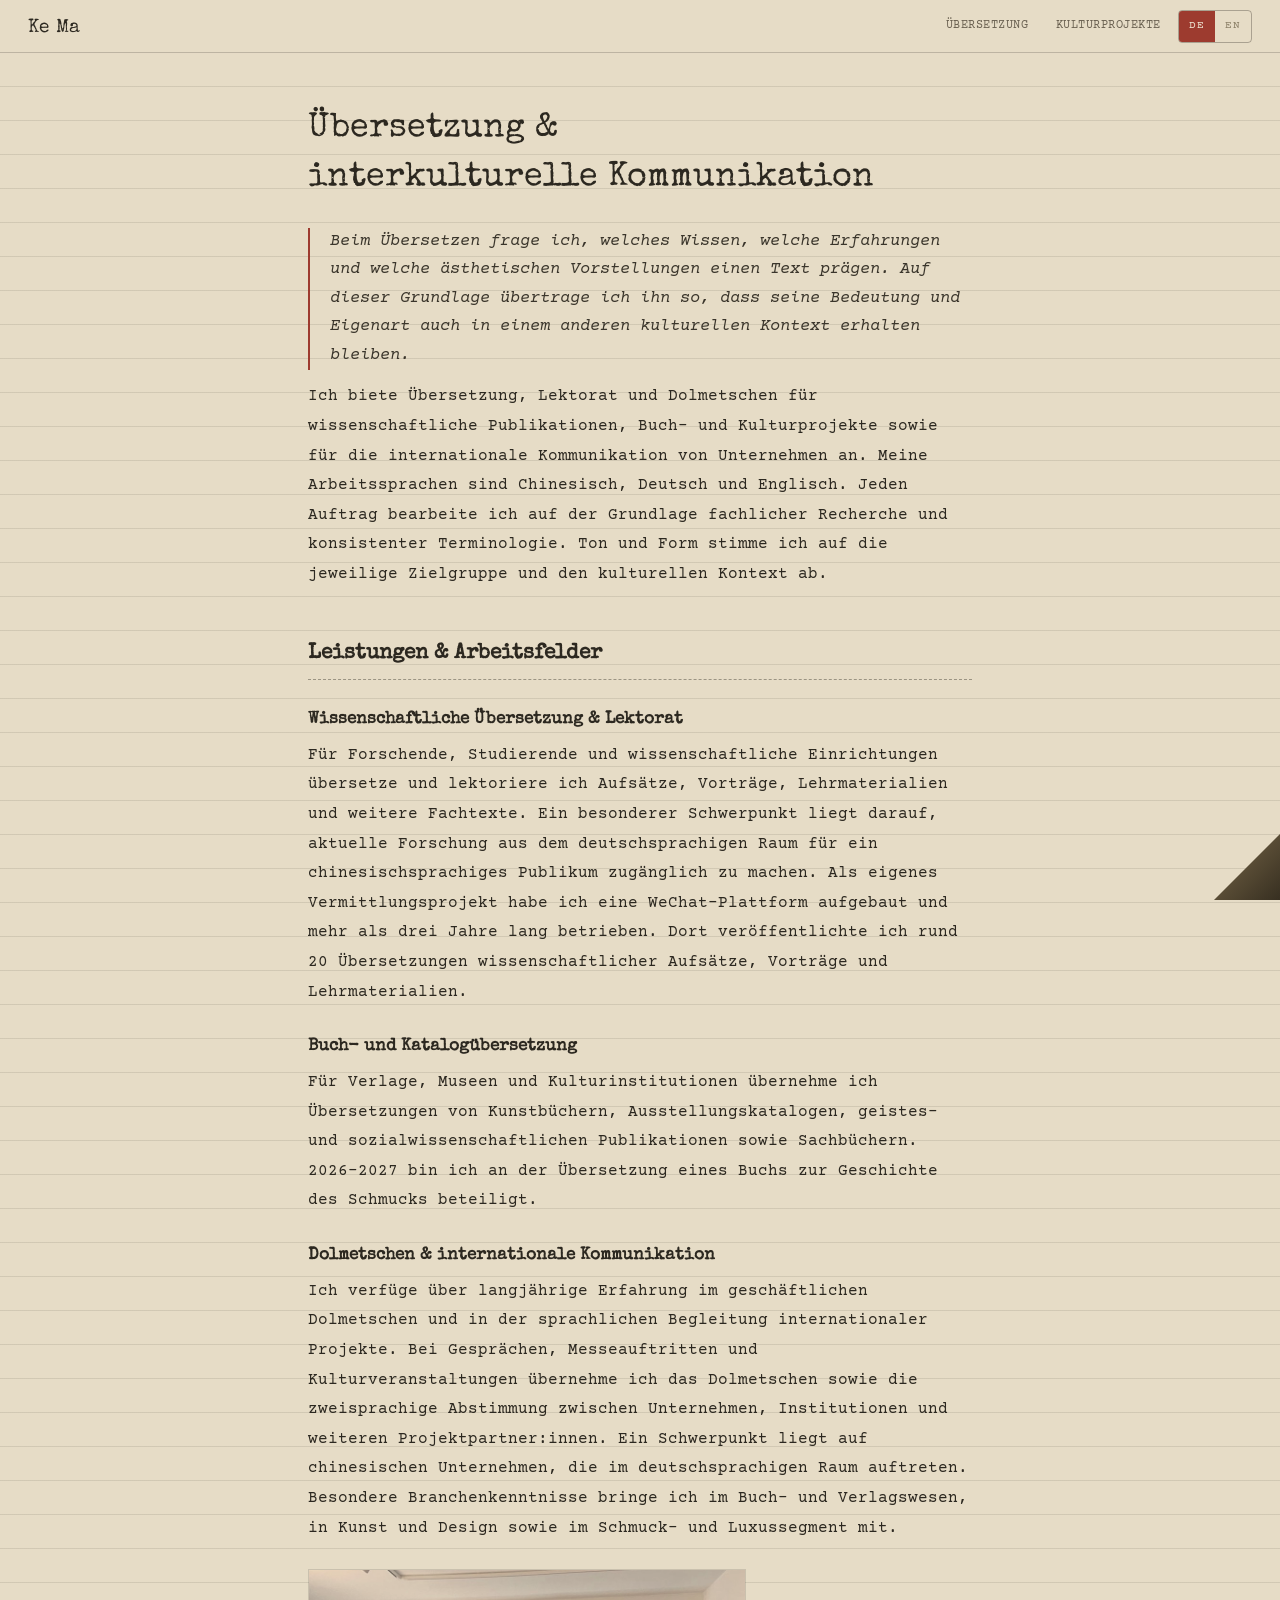
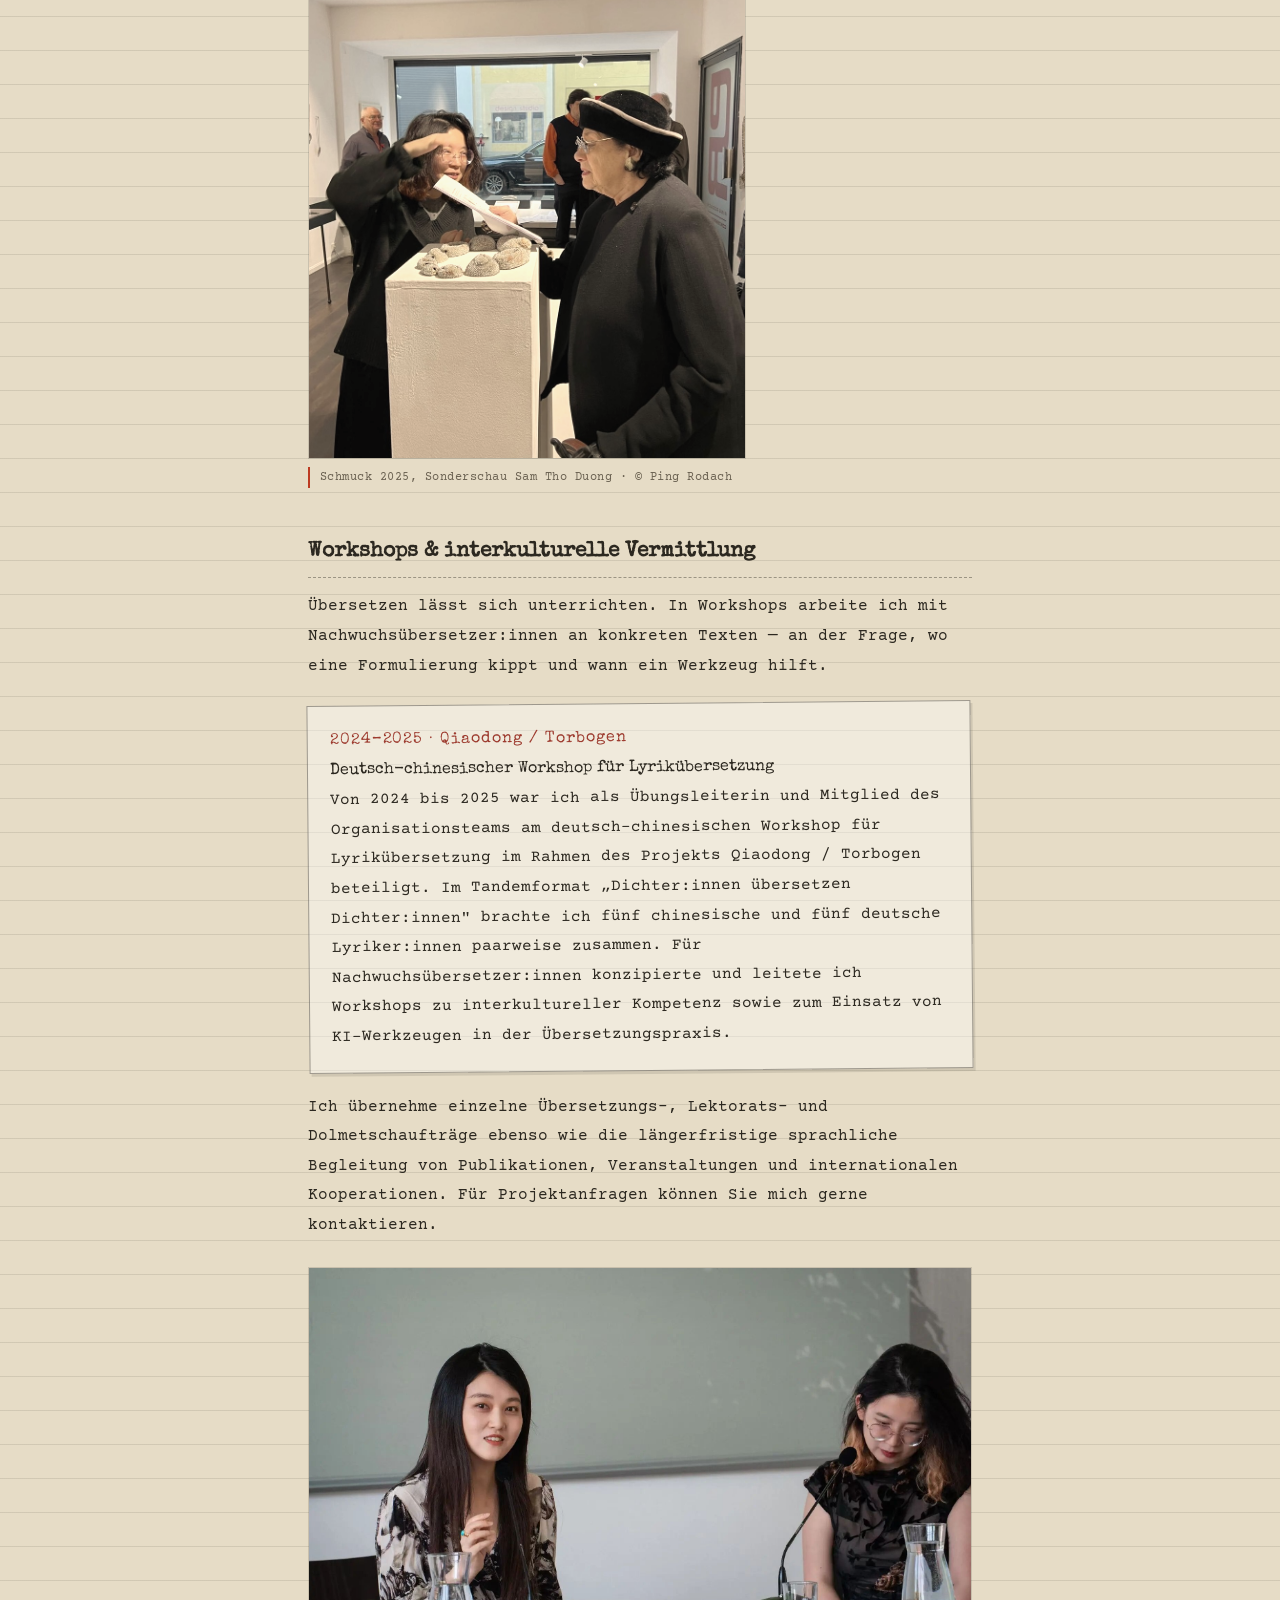
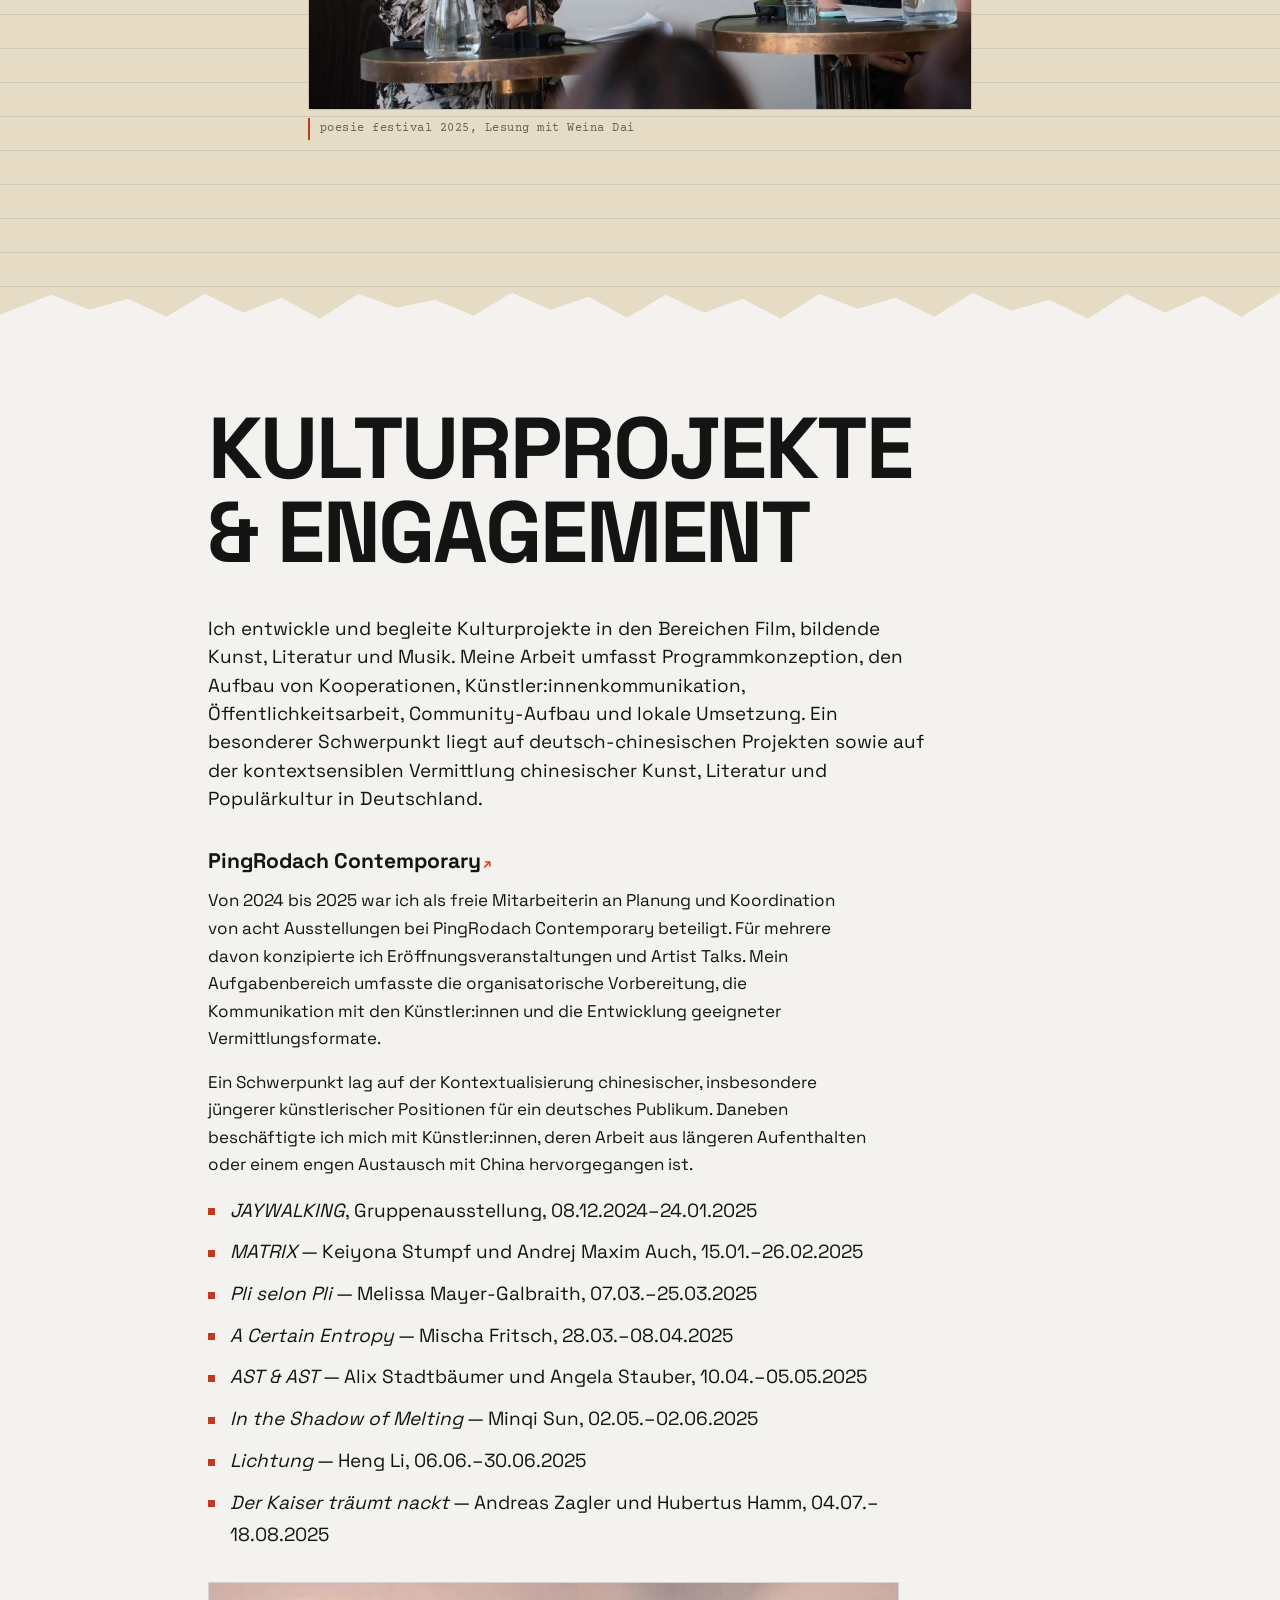
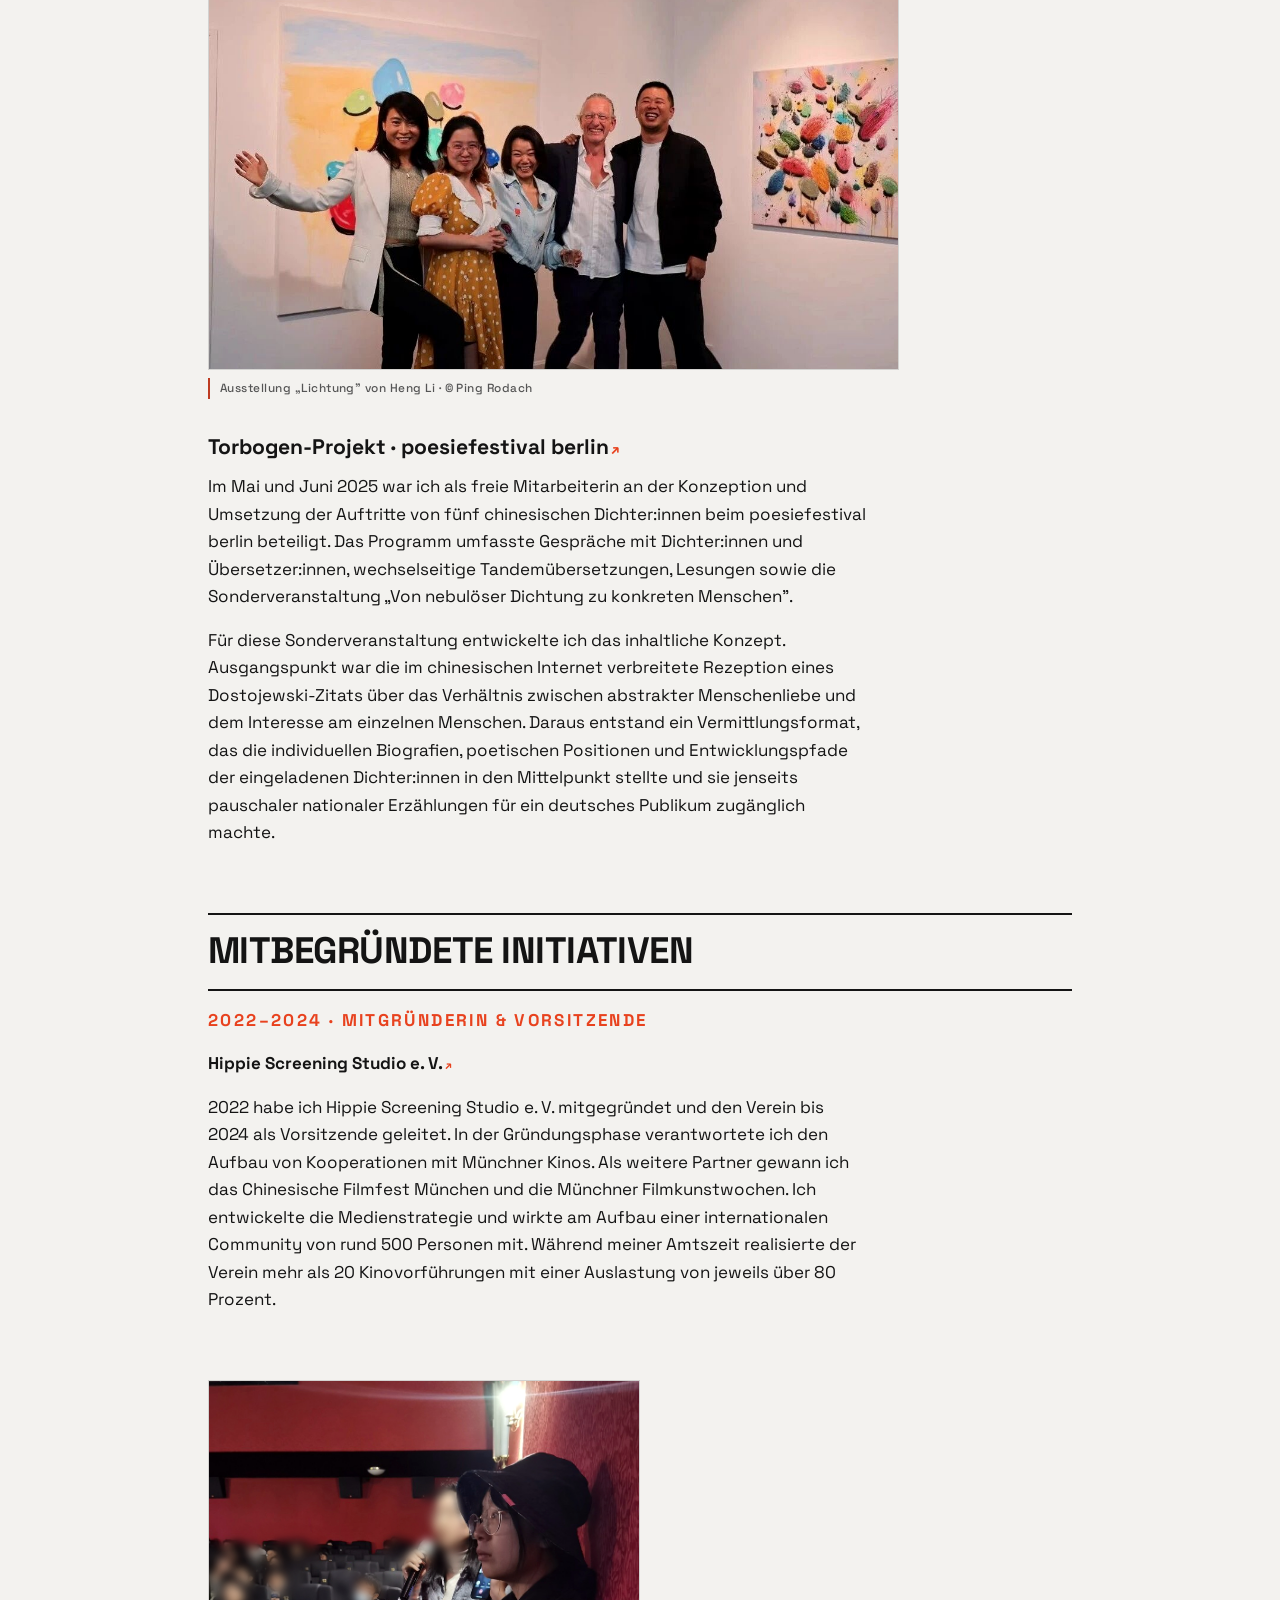
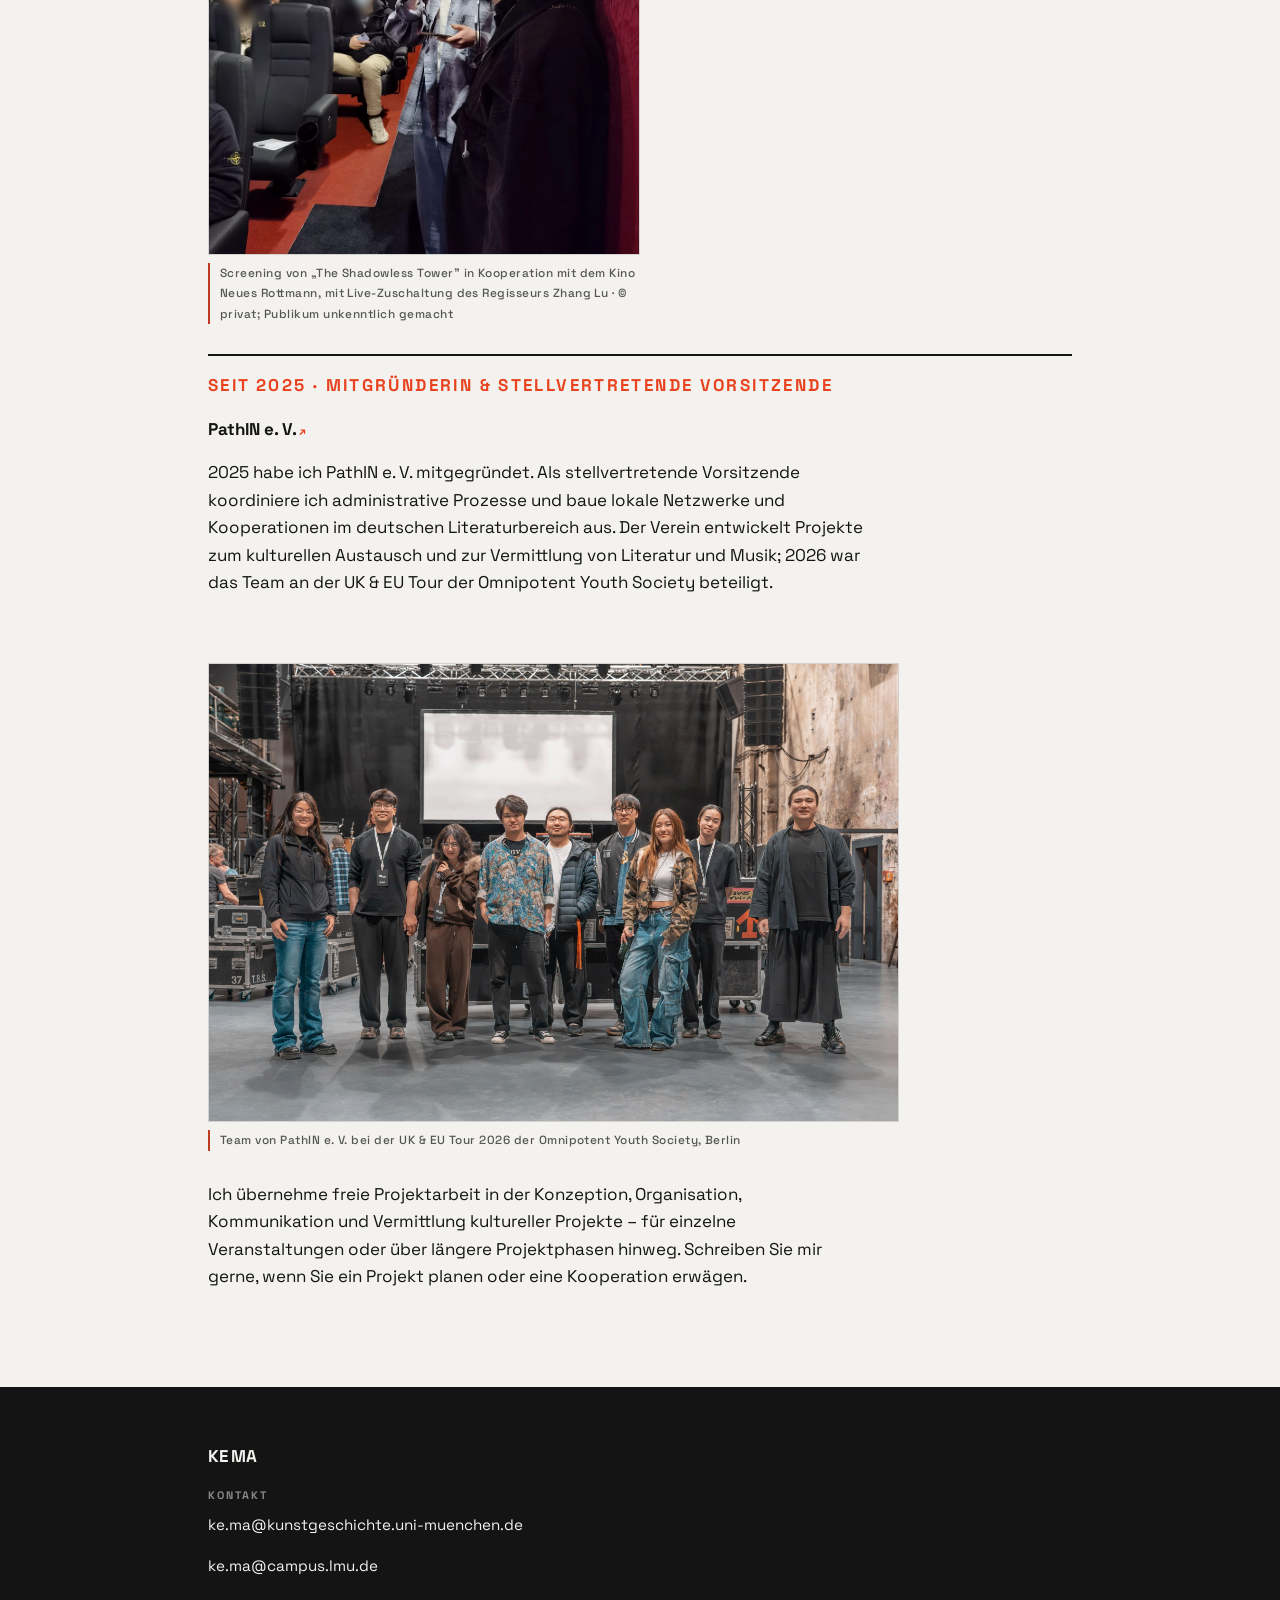
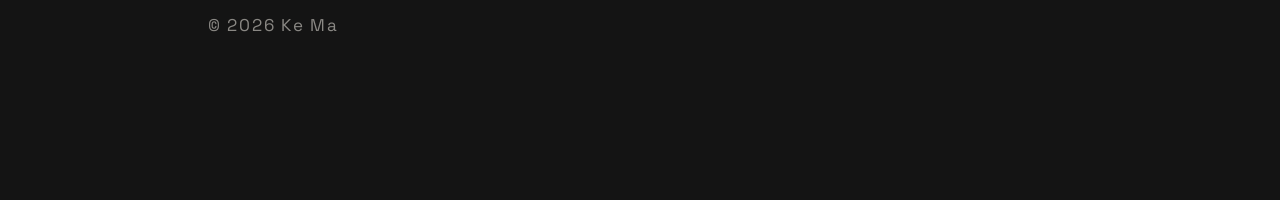
<file: kultur.html>
<!DOCTYPE html>
<html class="welt-b" lang="de" data-lang="de">
<head>
<meta charset="UTF-8">
<meta name="viewport" content="width=device-width, initial-scale=1.0">
<title>Ke Ma — Übersetzung, Dolmetschen und Kulturprojekte</title>
<meta name="description" content="Ke Ma — Kunsthistorikerin, Übersetzerin und Dolmetscherin. Deutsch–Chinesisch, für Kunst, Verlagswesen, Literatur und Kulturprojekte.">
<script>
  (function(){
    try{
      var l=localStorage.getItem('km-lang'); if(l) document.documentElement.setAttribute('data-lang',l);
      if(sessionStorage.getItem('km-turned')){document.documentElement.classList.add('is-arriving');sessionStorage.removeItem('km-turned');}
    }catch(e){}
  })();
</script>
<link rel="preconnect" href="https://fonts.googleapis.com">
<link rel="preconnect" href="https://fonts.gstatic.com" crossorigin>
<link href="https://fonts.googleapis.com/css2?family=Courier+Prime:ital,wght@0,400;0,700;1,400&family=Space+Grotesk:wght@400;500;700&family=Special+Elite&display=swap" rel="stylesheet">
<link rel="stylesheet" href="assets/css/style.css?v=28">
</head>
<body>

<div class="reveal" aria-hidden="true">
  <div class="reveal__inner">
    <div class="reveal__title">
      <span class="lang-de">Forschung</span><span class="lang-en">Research</span>
    </div>
  </div>
</div>

<div class="page bpage">

  <header class="site-head bhead">
    <div class="brand">
      <a class="brand__name" href="#top">Ke Ma</a>
    </div>
    <nav class="nav">
      <a href="#uebersetzung">
        <span class="lang-de">Übersetzung</span><span class="lang-en">Translation</span>
      </a>
      <a href="#kulturprojekte">
        <span class="lang-de">Kulturprojekte</span><span class="lang-en">Cultural Projects</span>
      </a>
      <div class="lang" role="group" aria-label="Sprache / Language">
        <button type="button" data-lang="de">DE</button>
        <button type="button" data-lang="en">EN</button>
      </div>
    </nav>
  </header>

  <main id="top">

    <!-- ===== Zone 1: Übersetzung — Papier / Schreibmaschine ===== -->
    <section class="zone zone--paper" id="uebersetzung">
      <div class="wrap wrap--narrow">
        <h2 class="zone-title">
          <span class="lang-de">Übersetzung &amp;<br>interkulturelle Kommunikation</span>
          <span class="lang-en">Translation &amp;<br>Intercultural Communication</span>
        </h2>

        <blockquote class="zone-quote">
          <span class="lang-de">Beim Übersetzen frage ich, welches Wissen, welche Erfahrungen und welche ästhetischen Vorstellungen einen Text prägen. Auf dieser Grundlage übertrage ich ihn so, dass seine Bedeutung und Eigenart auch in einem anderen kulturellen Kontext erhalten bleiben.</span>
          <span class="lang-en">When translating, I ask what knowledge, what experience and what aesthetic ideas have shaped a text. On this basis I translate it in a way that preserves its meaning and distinctive character in another cultural context.</span>
        </blockquote>

        <p>
          <span class="lang-de">Ich biete Übersetzung, Lektorat und Dolmetschen für wissenschaftliche Publikationen, Buch- und Kulturprojekte sowie für die internationale Kommunikation von Unternehmen an. Meine Arbeitssprachen sind Chinesisch, Deutsch und Englisch. Jeden Auftrag bearbeite ich auf der Grundlage fachlicher Recherche und konsistenter Terminologie. Ton und Form stimme ich auf die jeweilige Zielgruppe und den kulturellen Kontext ab.</span>
          <span class="lang-en">I offer translation, editing and interpreting for academic publications, book and cultural projects, and for the international communication of companies. My working languages are Chinese, German and English. I approach each commission on the basis of subject research and consistent terminology, and I adjust tone and form to the particular audience and cultural context.</span>
        </p>

        <h3 class="zone-sub">
          <span class="lang-de">Leistungen &amp; Arbeitsfelder</span>
          <span class="lang-en">Services &amp; Fields of Work</span>
        </h3>

        <h4 class="zone-h4">
          <span class="lang-de">Wissenschaftliche Übersetzung &amp; Lektorat</span>
          <span class="lang-en">Academic translation &amp; editing</span>
        </h4>
        <p>
          <span class="lang-de">Für Forschende, Studierende und wissenschaftliche Einrichtungen übersetze und lektoriere ich Aufsätze, Vorträge, Lehrmaterialien und weitere Fachtexte. Ein besonderer Schwerpunkt liegt darauf, aktuelle Forschung aus dem deutschsprachigen Raum für ein chinesischsprachiges Publikum zugänglich zu machen. Als eigenes Vermittlungsprojekt habe ich eine WeChat-Plattform aufgebaut und mehr als drei Jahre lang betrieben. Dort veröffentlichte ich rund 20 Übersetzungen wissenschaftlicher Aufsätze, Vorträge und Lehrmaterialien.</span>
          <span class="lang-en">For researchers, students and academic institutions I translate and edit essays, lectures, teaching materials and other specialist texts. A particular focus lies on making current scholarship from the German-speaking world accessible to a Chinese-speaking readership. As a project of my own I built a WeChat platform and ran it for more than three years, publishing around twenty translations of academic essays, lectures and teaching materials there.</span>
        </p>

        <h4 class="zone-h4">
          <span class="lang-de">Buch- und Katalogübersetzung</span><span class="lang-en">Book and catalogue translation</span>
        </h4>
        <p>
          <span class="lang-de">Für Verlage, Museen und Kulturinstitutionen übernehme ich Übersetzungen von Kunstbüchern, Ausstellungskatalogen, geistes- und sozialwissenschaftlichen Publikationen sowie Sachbüchern. 2026–2027 bin ich an der Übersetzung eines Buchs zur Geschichte des Schmucks beteiligt.</span>
          <span class="lang-en">For publishers, museums and cultural institutions I translate art books, exhibition catalogues, publications in the humanities and social sciences, and non-fiction books. In 2026–2027 I am contributing to the translation of a book on the history of jewellery.</span>
        </p>

        <h4 class="zone-h4">
          <span class="lang-de">Dolmetschen &amp; internationale Kommunikation</span>
          <span class="lang-en">Interpreting &amp; international communication</span>
        </h4>
        <p>
          <span class="lang-de">Ich verfüge über langjährige Erfahrung im geschäftlichen Dolmetschen und in der sprachlichen Begleitung internationaler Projekte. Bei Gesprächen, Messeauftritten und Kulturveranstaltungen übernehme ich das Dolmetschen sowie die zweisprachige Abstimmung zwischen Unternehmen, Institutionen und weiteren Projektpartner:innen. Ein Schwerpunkt liegt auf chinesischen Unternehmen, die im deutschsprachigen Raum auftreten. Besondere Branchenkenntnisse bringe ich im Buch- und Verlagswesen, in Kunst und Design sowie im Schmuck- und Luxussegment mit.</span>
          <span class="lang-en">I have long-standing experience in business interpreting and in providing language support for international projects. At meetings, trade-fair appearances and cultural events I interpret and coordinate bilingual communication between companies, institutions and other project partners. A particular focus lies on Chinese companies operating in German-speaking countries. My sector knowledge lies above all in books and publishing, art and design, and the jewellery and luxury segment.</span>
        </p>

        <figure class="paper-fig paper-fig--two-thirds">
          <img src="assets/img/schmuck-2025-sam-tho-duong.jpg" alt="Schmuck 2025, Sonderschau Sam Tho Duong">
          <figcaption>
            <span class="lang-de">Schmuck 2025, Sonderschau Sam Tho Duong · © Ping Rodach</span>
            <span class="lang-en">Schmuck 2025, Sam Tho Duong special exhibition · © Ping Rodach</span>
          </figcaption>
        </figure>

        <h3 class="zone-sub">
          <span class="lang-de">Workshops &amp; interkulturelle Vermittlung</span>
          <span class="lang-en">Workshops &amp; Intercultural Mediation</span>
        </h3>
        <p>
          <span class="lang-de">Übersetzen lässt sich unterrichten. In Workshops arbeite ich mit Nachwuchsübersetzer:innen an konkreten Texten — an der Frage, wo eine Formulierung kippt und wann ein Werkzeug hilft.</span>
          <span class="lang-en">Translation can be taught. In workshops I work with emerging translators on concrete texts — on the question of where a phrasing tips over and when a tool helps.</span>
        </p>

        <div class="note">
          <p class="note__tag">2024–2025 · Qiaodong / Torbogen</p>
          <p class="note__title">
            <span class="lang-de">Deutsch-chinesischer Workshop für Lyrikübersetzung</span>
            <span class="lang-en">German–Chinese workshop for poetry translation</span>
          </p>
          <p>
            <span class="lang-de">Von 2024 bis 2025 war ich als Übungsleiterin und Mitglied des Organisationsteams am deutsch-chinesischen Workshop für Lyrikübersetzung im Rahmen des Projekts Qiaodong / Torbogen beteiligt. Im Tandemformat „Dichter:innen übersetzen Dichter:innen" brachte ich fünf chinesische und fünf deutsche Lyriker:innen paarweise zusammen. Für Nachwuchsübersetzer:innen konzipierte und leitete ich Workshops zu interkultureller Kompetenz sowie zum Einsatz von KI-Werkzeugen in der Übersetzungspraxis.</span>
            <span class="lang-en">From 2024 to 2025 I was a workshop tutor and member of the organising team of the German–Chinese workshop for poetry translation within the Qiaodong / Torbogen project. In the tandem format &ldquo;poets translate poets&rdquo; I brought five Chinese and five German poets together in pairs. For emerging translators I designed and led workshops on intercultural competence and on the use of AI tools in translation practice.</span>
          </p>
        </div>

        <p>
          <span class="lang-de">Ich übernehme einzelne Übersetzungs-, Lektorats- und Dolmetschaufträge ebenso wie die längerfristige sprachliche Begleitung von Publikationen, Veranstaltungen und internationalen Kooperationen. Für Projektanfragen können Sie mich gerne kontaktieren.</span>
          <span class="lang-en">I take on individual translation, editing and interpreting commissions as well as longer-term language support for publications, events and international collaborations. I am glad to hear from you about projects and collaborations.</span>
        </p>

        <figure class="paper-fig paper-fig--plain">
          <img src="assets/img/poesiefestival-2025-weina-dai.jpg" alt="poesie festival 2025, Lesung mit Weina Dai">
          <figcaption>
            <span class="lang-de">poesie festival 2025, Lesung mit Weina Dai</span>
            <span class="lang-en">poesie festival 2025, reading with Weina Dai</span>
          </figcaption>
        </figure>
      </div>
    </section>

    <!-- ===== Zone 2: Kulturprojekte — modern / Berlin ===== -->
    <section class="zone zone--modern" id="kulturprojekte">
      <div class="wrap">
        <h2 class="zone-title">
          <span class="lang-de">Kulturprojekte<br>&amp; Engagement</span>
          <span class="lang-en">Cultural Projects<br>&amp; Engagement</span>
        </h2>

        <p class="mod-lead">
          <span class="lang-de">Ich entwickle und begleite Kulturprojekte in den Bereichen Film, bildende Kunst, Literatur und Musik. Meine Arbeit umfasst Programmkonzeption, den Aufbau von Kooperationen, Künstler:innenkommunikation, Öffentlichkeitsarbeit, Community-Aufbau und lokale Umsetzung. Ein besonderer Schwerpunkt liegt auf deutsch-chinesischen Projekten sowie auf der kontextsensiblen Vermittlung chinesischer Kunst, Literatur und Populärkultur in Deutschland.</span>
          <span class="lang-en">I develop and support cultural projects in film, visual art, literature and music. My work covers programme conception, building partnerships, communication with artists, public relations, community building and local implementation. A particular focus lies on German–Chinese projects and on the context-sensitive mediation of Chinese art, literature and popular culture in Germany.</span>
        </p>

        <h4 class="mod-h4"><a class="ext-link" href="https://pingrodach.com/" target="_blank" rel="noopener">PingRodach Contemporary</a></h4>
        <p>
          <span class="lang-de">Von 2024 bis 2025 war ich als freie Mitarbeiterin an Planung und Koordination von acht Ausstellungen bei PingRodach Contemporary beteiligt. Für mehrere davon konzipierte ich Eröffnungsveranstaltungen und Artist Talks. Mein Aufgabenbereich umfasste die organisatorische Vorbereitung, die Kommunikation mit den Künstler:innen und die Entwicklung geeigneter Vermittlungsformate.</span>
          <span class="lang-en">From 2024 to 2025 I worked freelance on the planning and coordination of eight exhibitions at PingRodach Contemporary. For several of them I conceived opening events and artist talks. My remit covered organisational preparation, communication with the artists and the development of suitable formats of mediation.</span>
        </p>
        <p>
          <span class="lang-de">Ein Schwerpunkt lag auf der Kontextualisierung chinesischer, insbesondere jüngerer künstlerischer Positionen für ein deutsches Publikum. Daneben beschäftigte ich mich mit Künstler:innen, deren Arbeit aus längeren Aufenthalten oder einem engen Austausch mit China hervorgegangen ist.</span>
          <span class="lang-en">A particular focus lay on contextualising Chinese — and especially younger — artistic positions for a German audience. I also worked with artists whose practice grew out of longer stays in China or a close exchange with it.</span>
        </p>

        <ul class="list">
          <li><span class="lang-de"><em>JAYWALKING</em>, Gruppenausstellung, 08.12.2024–24.01.2025</span><span class="lang-en"><em>JAYWALKING</em>, group exhibition, 08.12.2024–24.01.2025</span></li>
          <li><span class="lang-de"><em>MATRIX</em> — Keiyona Stumpf und Andrej Maxim Auch, 15.01.–26.02.2025</span><span class="lang-en"><em>MATRIX</em> — Keiyona Stumpf and Andrej Maxim Auch, 15.01.–26.02.2025</span></li>
          <li><span class="lang-de"><em>Pli selon Pli</em> — Melissa Mayer-Galbraith, 07.03.–25.03.2025</span><span class="lang-en"><em>Pli selon Pli</em> — Melissa Mayer-Galbraith, 07.03.–25.03.2025</span></li>
          <li><span class="lang-de"><em>A Certain Entropy</em> — Mischa Fritsch, 28.03.–08.04.2025</span><span class="lang-en"><em>A Certain Entropy</em> — Mischa Fritsch, 28.03.–08.04.2025</span></li>
          <li><span class="lang-de"><em>AST &amp; AST</em> — Alix Stadtbäumer und Angela Stauber, 10.04.–05.05.2025</span><span class="lang-en"><em>AST &amp; AST</em> — Alix Stadtbäumer and Angela Stauber, 10.04.–05.05.2025</span></li>
          <li><span class="lang-de"><em>In the Shadow of Melting</em> — Minqi Sun, 02.05.–02.06.2025</span><span class="lang-en"><em>In the Shadow of Melting</em> — Minqi Sun, 02.05.–02.06.2025</span></li>
          <li><span class="lang-de"><em>Lichtung</em> — Heng Li, 06.06.–30.06.2025</span><span class="lang-en"><em>Lichtung</em> — Heng Li, 06.06.–30.06.2025</span></li>
          <li><span class="lang-de"><em>Der Kaiser träumt nackt</em> — Andreas Zagler und Hubertus Hamm, 04.07.–18.08.2025</span><span class="lang-en"><em>Der Kaiser träumt nackt</em> — Andreas Zagler and Hubertus Hamm, 04.07.–18.08.2025</span></li>
        </ul>

        <figure class="mod-fig mod-fig--four-fifths">
          <img src="assets/img/pingrodach-lichtung-heng-li.jpg" alt="Ausstellung „Lichtung" von Heng Li">
          <figcaption>
            <span class="lang-de">Ausstellung „Lichtung" von Heng Li · © Ping Rodach</span>
            <span class="lang-en">Exhibition &ldquo;Lichtung&rdquo; by Heng Li · © Ping Rodach</span>
          </figcaption>
        </figure>

        <h4 class="mod-h4"><a class="ext-link" href="https://www.newsfilecorp.com/release/257281/The-Spotlight-on-Young-Chinese-Poets-at-the-26th-Berlin-Poetry-Festival" target="_blank" rel="noopener"><span class="lang-de">Torbogen-Projekt · poesiefestival berlin</span><span class="lang-en">Torbogen Project · poesiefestival berlin</span></a></h4>
        <p>
          <span class="lang-de">Im Mai und Juni 2025 war ich als freie Mitarbeiterin an der Konzeption und Umsetzung der Auftritte von fünf chinesischen Dichter:innen beim poesiefestival berlin beteiligt. Das Programm umfasste Gespräche mit Dichter:innen und Übersetzer:innen, wechselseitige Tandemübersetzungen, Lesungen sowie die Sonderveranstaltung „Von nebulöser Dichtung zu konkreten Menschen".</span>
          <span class="lang-en">In May and June 2025 I worked freelance on the conception and realisation of the appearances of five Chinese poets at poesiefestival berlin. The programme comprised conversations with poets and translators, reciprocal tandem translations, readings, and the special event &ldquo;From Nebulous Poetry to Concrete People&rdquo;.</span>
        </p>
        <p>
          <span class="lang-de">Für diese Sonderveranstaltung entwickelte ich das inhaltliche Konzept. Ausgangspunkt war die im chinesischen Internet verbreitete Rezeption eines Dostojewski-Zitats über das Verhältnis zwischen abstrakter Menschenliebe und dem Interesse am einzelnen Menschen. Daraus entstand ein Vermittlungsformat, das die individuellen Biografien, poetischen Positionen und Entwicklungspfade der eingeladenen Dichter:innen in den Mittelpunkt stellte und sie jenseits pauschaler nationaler Erzählungen für ein deutsches Publikum zugänglich machte.</span>
          <span class="lang-en">For this special event I developed the content concept. Its starting point was the reception, widespread on the Chinese internet, of a remark by Dostoevsky on the relation between an abstract love of humanity and an interest in the individual person. From this grew a format that placed the individual biographies, poetic positions and developmental paths of the invited poets at its centre, making them accessible to a German audience beyond sweeping national narratives.</span>
        </p>

        <h3 class="zone-sub">
          <span class="lang-de">Mitbegründete Initiativen</span>
          <span class="lang-en">Co-founded Initiatives</span>
        </h3>

        <div class="block">
          <p class="block__tag"><span class="lang-de">2022–2024 · Mitgründerin &amp; Vorsitzende</span><span class="lang-en">2022–2024 · Co-founder &amp; Chairperson</span></p>
          <p class="block__title"><a class="ext-link" href="https://hss-munich.com/" target="_blank" rel="noopener">Hippie Screening Studio e. V.</a></p>
          <p>
            <span class="lang-de">2022 habe ich Hippie Screening Studio e. V. mitgegründet und den Verein bis 2024 als Vorsitzende geleitet. In der Gründungsphase verantwortete ich den Aufbau von Kooperationen mit Münchner Kinos. Als weitere Partner gewann ich das Chinesische Filmfest München und die Münchner Filmkunstwochen. Ich entwickelte die Medienstrategie und wirkte am Aufbau einer internationalen Community von rund 500 Personen mit. Während meiner Amtszeit realisierte der Verein mehr als 20 Kinovorführungen mit einer Auslastung von jeweils über 80 Prozent.</span>
            <span class="lang-en">In 2022 I co-founded Hippie Screening Studio e. V. and led the association as its chairperson until 2024. In the founding phase I was responsible for building partnerships with Munich cinemas. I won the Chinese Film Festival Munich and the Munich Filmkunstwochen as further partners. I developed the media strategy and helped build an international community of around 500 people. During my term the association realised more than 20 cinema screenings, each with an attendance of over 80 per cent.</span>
          </p>
        </div>

        <figure class="mod-fig mod-fig--small">
          <img src="assets/img/hippie-shadowless-tower.jpg" alt="Screening von „The Shadowless Tower" mit Live-Zuschaltung des Regisseurs Zhang Lu">
          <figcaption>
            <span class="lang-de">Screening von „The Shadowless Tower" in Kooperation mit dem Kino Neues Rottmann, mit Live-Zuschaltung des Regisseurs Zhang Lu · © privat; Publikum unkenntlich gemacht</span>
            <span class="lang-en">Screening of &ldquo;The Shadowless Tower&rdquo; in cooperation with Kino Neues Rottmann, with a live video link to director Zhang Lu · © private; audience pixelated</span>
          </figcaption>
        </figure>

        <div class="block">
          <p class="block__tag"><span class="lang-de">Seit 2025 · Mitgründerin &amp; stellvertretende Vorsitzende</span><span class="lang-en">Since 2025 · Co-founder &amp; Deputy Chairperson</span></p>
          <p class="block__title"><a class="ext-link" href="https://pathin.eu/" target="_blank" rel="noopener">PathIN e. V.</a></p>
          <p>
            <span class="lang-de">2025 habe ich PathIN e. V. mitgegründet. Als stellvertretende Vorsitzende koordiniere ich administrative Prozesse und baue lokale Netzwerke und Kooperationen im deutschen Literaturbereich aus. Der Verein entwickelt Projekte zum kulturellen Austausch und zur Vermittlung von Literatur und Musik; 2026 war das Team an der UK &amp; EU Tour der Omnipotent Youth Society beteiligt.</span>
            <span class="lang-en">In 2025 I co-founded PathIN e. V. As deputy chairperson I coordinate administrative processes and build up local networks and partnerships in the German literary field. The association develops projects for cultural exchange and for the mediation of literature and music; in 2026 the team was involved in the Omnipotent Youth Society UK &amp; EU Tour.</span>
          </p>
        </div>

        <figure class="mod-fig mod-fig--four-fifths">
          <img src="assets/img/pathin.jpg" alt="PathIN e. V. Team bei der UK & EU Tour 2026 der Omnipotent Youth Society, Berlin">
          <figcaption>
            <span class="lang-de">Team von PathIN e. V. bei der UK &amp; EU Tour 2026 der Omnipotent Youth Society, Berlin</span>
            <span class="lang-en">PathIN e. V. team at the Omnipotent Youth Society UK &amp; EU Tour 2026, Berlin</span>
          </figcaption>
        </figure>

        <p>
          <span class="lang-de">Ich übernehme freie Projektarbeit in der Konzeption, Organisation, Kommunikation und Vermittlung kultureller Projekte – für einzelne Veranstaltungen oder über längere Projektphasen hinweg. Schreiben Sie mir gerne, wenn Sie ein Projekt planen oder eine Kooperation erwägen.</span>
          <span class="lang-en">I take on freelance project work in the conception, organisation, communication and mediation of cultural projects — for individual events or across longer project phases. Do write to me if you are planning a project or considering a collaboration.</span>
        </p>
      </div>

      <footer class="b-foot">
        <div class="wrap">
          <p class="b-foot__name">Ke Ma</p>
          <div class="b-foot__col">
            <h5><span class="lang-de">Kontakt</span><span class="lang-en">Contact</span></h5>
            <p><a href="mailto:ke.ma@kunstgeschichte.uni-muenchen.de">ke.ma@kunstgeschichte.uni-muenchen.de</a></p>
            <p><a href="mailto:ke.ma@campus.lmu.de">ke.ma@campus.lmu.de</a></p>
          </div>
          <p class="b-foot__note">© 2026 Ke Ma</p>
        </div>
      </footer>
    </section>

  </main>
</div>

<a class="flip js-flip" href="index.html" aria-label="Umblättern — Forschung">
  <span class="flip__shade"></span>
  <span class="flip__corner"></span>
  <span class="flip__label">
    <b class="lang-de">Umblättern</b><b class="lang-en">Turn the page</b>
    <span class="lang-de">zur Forschung</span>
    <span class="lang-en">to Research</span>
  </span>
</a>

<script src="assets/js/site.js?v=2"></script>
</body>
</html>
</file>
<file: assets/css/style.css>
/* =========================================================
   Ke Ma — Persönliche Website
   Zwei Welten: A-Seite (Forschung / Kunstkammer)
                B-Seite (Übersetzung & Kultur / Museum)
   ========================================================= */

/* ---- Reset ---------------------------------------------- */
*, *::before, *::after { box-sizing: border-box; margin: 0; padding: 0; }
img { max-width: 100%; display: block; }
a { color: inherit; }
button { font: inherit; cursor: pointer; }

/* ---- Globale Variablen ---------------------------------- */
:root {
  --bg-a: #141210;            /* A-Welt Hintergrund (Ebenholz) */
  --bg-b: #f3f1ea;            /* B-Welt Hintergrund */
  --turn: 1.05s;              /* Dauer des Umblätterns */
}

/* ---- A-Welt: Forschung / Kunstkammer (Ebenholz & Elfenbein) ---- */
html.welt-a {
  --bg:        #141210;
  --bg-soft:   #1b1815;
  --panel:     #1f1c18;
  --ink:       #ece1c9;
  --ink-soft:  #b6a887;
  --ink-faint: #85795c;
  --accent:    #c7a662;
  --accent-2:  #dbc088;
  --line:      rgba(199,166,98,.24);
  --line-soft: rgba(199,166,98,.12);
  --curl-face: #a89c82;   /* Papier-Rückseite einer Buchseite */
  --serif-display: "Playfair Display", Georgia, serif;
  --serif-body:    "Source Serif 4", Georgia, serif;
  --sans:          "Inter", system-ui, sans-serif;
  --font-body: var(--serif-body);
  --font-head: var(--serif-display);
}

/* ---- B-Welt: Übersetzung & Kultur / Museum -------------- */
html.welt-b {
  --bg:        #f3f1ea;
  --bg-soft:   #ffffff;
  --panel:     #ffffff;
  --ink:       #1b1b1a;
  --ink-soft:  #54524c;
  --ink-faint: #8d8a80;
  --accent:    #bd3b21;
  --accent-2:  #d98b76;
  --line:      rgba(27,27,26,.14);
  --line-soft: rgba(27,27,26,.07);
  --curl-face: #5c4f37;
  --sans:      "Space Grotesk", system-ui, sans-serif;
  --font-body: var(--sans);
  --font-head: var(--sans);
}

/* ---- Sprachumschaltung ---------------------------------- */
html[data-lang="de"] .lang-en { display: none !important; }
html[data-lang="en"] .lang-de { display: none !important; }

/* ---- Grundlayout ---------------------------------------- */
html { scroll-behavior: smooth; }
html, body { min-height: 100%; }
body {
  background: var(--bg);
  color: var(--ink);
  font-family: var(--font-body);
  font-size: 19px;
  line-height: 1.72;
  -webkit-font-smoothing: antialiased;
}

.page {
  position: relative;
  z-index: 2;
  min-height: 100vh;
  background: var(--bg);
  display: flex;
  flex-direction: column;
}
html:not(.is-arriving) .page { animation: fade-in .55s ease both; }

@keyframes fade-in { from { opacity: 0; } to { opacity: 1; } }

.wrap {
  width: 100%;
  max-width: 920px;
  margin: 0 auto;
  padding: 0 28px;
}
.wrap--narrow { max-width: 720px; }

/* A-Welt: warme Vignette für „Wissensraum"-Stimmung */
html.welt-a .page::before {
  content: "";
  position: fixed; inset: 0;
  pointer-events: none; z-index: 0;
  background:
    radial-gradient(120% 80% at 50% 0%, rgba(201,164,77,.07), transparent 60%),
    radial-gradient(140% 120% at 50% 100%, rgba(0,0,0,.55), transparent 70%);
}

/* =========================================================
   Kopfzeile / Navigation
   ========================================================= */
.site-head {
  position: sticky; top: 0; z-index: 20;
  display: flex; align-items: center; justify-content: space-between;
  gap: 20px;
  padding: 9px 28px;
  background: color-mix(in srgb, var(--bg) 90%, transparent);
  backdrop-filter: blur(8px);
  border-bottom: 1px solid var(--line-soft);
}
.brand {
  text-decoration: none;
  color: var(--ink);
  line-height: 1.2;
  font-family: var(--font-head);
  font-size: 1.32rem;
  font-weight: 500;
}
.brand__name {
  font-family: var(--font-head);
  font-size: 1.34rem;
  font-weight: 500;
  letter-spacing: .04em;
  text-decoration: none;
  color: var(--ink);
}
html.welt-a .brand__name { letter-spacing: .11em; }
.brand__sep { margin: 0 9px; color: var(--ink-faint); }
.brand__role {
  font-family: var(--sans);
  font-size: .68rem;
  letter-spacing: .14em;
  text-transform: uppercase;
  color: var(--ink-faint);
}
.brand small {
  display: block;
  font-family: var(--sans);
  font-size: .58rem;
  letter-spacing: .22em;
  text-transform: uppercase;
  color: var(--ink-faint);
  margin-top: 2px;
}

.nav { display: flex; align-items: center; gap: 6px; flex-wrap: wrap; }
.nav a {
  font-family: var(--sans);
  font-size: .74rem;
  letter-spacing: .12em;
  text-transform: uppercase;
  text-decoration: none;
  color: var(--ink-soft);
  padding: 7px 11px;
  border-radius: 3px;
  transition: color .2s, background .2s;
}
.nav a:hover { color: var(--ink); }
.nav a.is-active { color: var(--accent); }

/* Sprachschalter */
.lang {
  display: inline-flex;
  border: 1px solid var(--line);
  border-radius: 4px;
  overflow: hidden;
}
.lang button {
  background: transparent;
  border: 0;
  color: var(--ink-faint);
  font-family: var(--sans);
  font-size: .68rem;
  letter-spacing: .1em;
  padding: 6px 10px;
  transition: background .2s, color .2s;
}
.lang button.is-active { background: var(--accent); color: var(--bg); }

/* =========================================================
   Hero
   ========================================================= */
.hero {
  padding-block: 64px 46px;
  display: grid;
  grid-template-columns: minmax(0, 1fr) auto;
  gap: 48px;
  align-items: center;
}
.hero__text { min-width: 0; }
.hero__portrait {
  width: 240px;
  aspect-ratio: 1 / 1;
  overflow: hidden;
  border-radius: 50%;
  margin: 0;
  background: var(--bg-soft);
}
.hero__portrait img {
  width: 100%;
  height: 100%;
  object-fit: cover;
  object-position: center 30%;
  display: block;
}
@media (max-width: 760px) {
  .hero {
    grid-template-columns: 1fr;
    gap: 28px;
    justify-items: start;
  }
  .hero__portrait {
    width: min(180px, 50%);
    margin: 8px 0 0;
  }
}
.hero__tag {
  margin-top: 20px;
  max-width: 600px;
  font-family: var(--sans);
  font-size: .88rem;
  line-height: 1.65;
  letter-spacing: .11em;
  text-transform: uppercase;
  color: var(--ink-soft);
}
.hero .lead-quote { margin-top: 28px; margin-bottom: 0; }
.hero__kicker {
  font-family: var(--sans);
  font-size: .72rem;
  letter-spacing: .28em;
  text-transform: uppercase;
  color: var(--accent);
  margin-bottom: 22px;
}
.hero__name {
  font-family: var(--font-head);
  font-weight: 500;
  line-height: 1.02;
  font-size: clamp(3.4rem, 9vw, 6rem);
  letter-spacing: .01em;
}
html.welt-a .hero__name { letter-spacing: .03em; }
.hero__role {
  font-family: var(--sans);
  font-size: .92rem;
  letter-spacing: .14em;
  text-transform: uppercase;
  color: var(--ink-soft);
  margin-top: 18px;
}
.hero__role span span { white-space: nowrap; }
.hero__sub {
  margin-top: 16px;
  max-width: 640px;
  color: var(--ink-soft);
  font-size: 1.04rem;
}

/* großes Leitzitat */
.lead-quote {
  font-family: var(--font-head);
  font-size: clamp(1.5rem, 3.4vw, 2.3rem);
  line-height: 1.4;
  color: var(--ink);
  border-left: 2px solid var(--accent);
  padding-left: 26px;
  margin: 14px 0 8px;
}
html.welt-a .lead-quote { font-style: italic; }

/* =========================================================
   Abschnitte
   ========================================================= */
.section { padding-block: 46px; border-top: 1px solid var(--line-soft); }
.section:first-of-type { border-top: 0; }

.sec-num {
  font-family: var(--sans);
  font-size: .72rem;
  letter-spacing: .24em;
  color: var(--accent);
  margin-bottom: 10px;
}
.sec-title {
  font-family: var(--font-head);
  font-weight: 500;
  font-size: clamp(1.8rem, 4vw, 2.6rem);
  line-height: 1.15;
  margin-bottom: 20px;
}
.sub-title {
  font-family: var(--font-head);
  font-weight: 500;
  font-size: 1.5rem;
  margin: 34px 0 12px;
}
html.welt-b .sub-title { font-weight: 600; letter-spacing: -.01em; }

.section p { margin-bottom: 16px; max-width: 680px; }
.section p + .sub-title { margin-top: 36px; }

.eyebrow {
  font-family: var(--sans);
  font-size: .68rem;
  letter-spacing: .18em;
  text-transform: uppercase;
  color: var(--ink-faint);
  margin-bottom: 8px;
}

/* Listen */
.list { list-style: none; max-width: 680px; }
.list li {
  position: relative;
  padding-left: 22px;
  margin-bottom: 9px;
}
.list li::before {
  content: "";
  position: absolute; left: 0; top: .72em;
  width: 7px; height: 7px;
  background: var(--accent);
}
html.welt-a .list li::before { transform: rotate(45deg); }

/* Hairline-Trenner mit Ornament (A-Welt) */
.rule {
  display: flex; align-items: center; gap: 14px;
  color: var(--accent);
  margin: 30px 0;
}
.rule::before, .rule::after {
  content: ""; height: 1px; flex: 1; background: var(--line);
}
.rule span { font-size: .9rem; letter-spacing: .3em; }

/* =========================================================
   Werdegang — Zeitleiste
   ========================================================= */
.timeline { border-left: 1px solid var(--line); margin: 8px 0 8px; }
.tl-item { position: relative; padding: 0 0 26px 28px; }
.tl-item::before {
  content: "";
  position: absolute; left: -5px; top: 4px;
  width: 9px; height: 9px;
  background: var(--accent);
  border-radius: 50%;
}
.tl-date {
  font-family: var(--sans);
  font-size: .74rem;
  letter-spacing: .12em;
  color: var(--accent);
}
.tl-deg { font-size: 1.1rem; margin: 3px 0 2px; }
.tl-inst { color: var(--ink-faint); font-size: .96rem; }

/* =========================================================
   Karten (Publikationen, Projekte, Stipendien)
   ========================================================= */
.card {
  background: var(--panel);
  border: 1px solid var(--line);
  padding: 24px 26px;
  margin: 16px 0;
}
html.welt-b .card { box-shadow: 0 1px 0 var(--line-soft); }
.card__tag {
  font-family: var(--sans);
  font-size: .66rem;
  letter-spacing: .18em;
  text-transform: uppercase;
  color: var(--accent);
  margin-bottom: 8px;
}
.card__title {
  font-family: var(--font-head);
  font-size: 1.24rem;
  line-height: 1.34;
  margin-bottom: 6px;
}
html.welt-b .card__title { font-weight: 600; }
.card__meta {
  font-size: .92rem;
  color: var(--ink-faint);
  margin-bottom: 10px;
}
.card__body { font-size: .98rem; color: var(--ink-soft); }
.card__body p { max-width: none; }

/* dezenter Abstract-Block */
.abstract {
  font-size: .96rem;
  color: var(--ink-soft);
  border-left: 1px solid var(--line);
  padding-left: 18px;
  margin-top: 10px;
}

/* drei Perspektiven — Pfeil + Schlagwort (keine Trennlinien) */
.facets { display: flex; flex-direction: column; gap: 6px; margin: 22px 0; }
.facet {
  display: grid;
  grid-template-columns: 22px 1fr;
  gap: 14px;
  padding: 12px 0;
}
.facet__arrow {
  font-size: 1.15rem;
  line-height: 1.4;
  color: var(--accent);
}
.facet h4 {
  font-family: var(--font-head);
  font-size: 1.2rem;
  margin-bottom: 5px;
}
html.welt-b .facet h4 { font-family: var(--sans); font-weight: 600; }
.facet p { font-size: .96rem; color: var(--ink-soft); margin: 0; max-width: 640px; }

/* Lesbarer Projekt-Untertitel */
.project-sub {
  font-family: var(--serif-body);
  font-style: italic;
  font-size: 1.1rem;
  line-height: 1.5;
  color: var(--ink-soft);
  margin: 4px 0 14px;
}
html.welt-b .project-sub { font-family: var(--sans); font-style: normal; }

/* größerer Fließtext in den Einleitungen */
#about > p, #forschung > p { font-size: 21px; line-height: 1.78; }

/* =========================================================
   Bildplätze (Fotos später einsetzen)
   ========================================================= */
figure { margin: 22px 0; }
.img-slot {
  border: 1px dashed var(--line);
  background: var(--bg-soft);
  aspect-ratio: 3 / 2;
  display: flex; align-items: center; justify-content: center;
  text-align: center;
  color: var(--ink-faint);
  font-family: var(--sans);
  font-size: .8rem;
  letter-spacing: .04em;
  padding: 20px;
}
.img-slot span { max-width: 320px; }
figure img { border: 1px solid var(--line); }
figcaption {
  font-family: var(--sans);
  font-size: .76rem;
  letter-spacing: .04em;
  color: var(--ink-faint);
  margin-top: 8px;
  padding-left: 2px;
}
html.welt-b figcaption {
  border-left: 2px solid var(--accent);
  padding-left: 10px;
}

.img-row {
  display: grid;
  grid-template-columns: 1fr 1fr;
  gap: 16px;
}
@media (max-width: 620px) { .img-row { grid-template-columns: 1fr; } }

/* =========================================================
   Buttons / Downloads
   ========================================================= */
.btn {
  display: inline-flex; align-items: center; gap: 8px;
  font-family: var(--sans);
  font-size: .74rem;
  letter-spacing: .14em;
  text-transform: uppercase;
  text-decoration: none;
  color: var(--accent);
  border: 1px solid var(--accent);
  padding: 11px 18px;
  transition: background .2s, color .2s;
}
.btn:hover { background: var(--accent); color: var(--bg); }
.btn::before { content: "↓"; font-size: .9rem; }
.btn--plain::before { content: ""; }

/* Inline-Textlink */
.inline-link {
  color: var(--accent);
  text-decoration: underline;
  text-decoration-thickness: 1px;
  text-underline-offset: 3px;
  transition: color .2s;
}
.inline-link:hover { color: var(--accent-2); }

/* =========================================================
   Fußzeile
   ========================================================= */
.site-foot {
  margin-top: auto;
  border-top: 1px solid var(--line);
  padding: 40px 0 60px;
}
.foot-grid {
  display: flex; flex-wrap: wrap; gap: 30px;
  justify-content: space-between;
}
.foot-col h5 {
  font-family: var(--sans);
  font-size: .68rem;
  letter-spacing: .18em;
  text-transform: uppercase;
  color: var(--ink-faint);
  margin-bottom: 10px;
}
.foot-col a { color: var(--ink-soft); text-decoration: none; }
.foot-col a:hover { color: var(--accent); }
.foot-col p { font-size: .92rem; color: var(--ink-soft); margin: 0 0 4px; }
.foot-note {
  margin-top: 26px;
  font-family: var(--sans);
  font-size: .72rem;
  color: var(--ink-faint);
}

/* Textlink zur anderen Seite */
.other-link {
  display: inline-flex; align-items: center; gap: 8px;
  font-family: var(--sans);
  font-size: .76rem;
  letter-spacing: .1em;
  text-transform: uppercase;
  color: var(--accent);
  text-decoration: none;
  border-bottom: 1px solid var(--line);
  padding-bottom: 3px;
}
.other-link:hover { border-color: var(--accent); }

/* =========================================================
   Umblättern — die „aufgeklappte Ecke"
   ========================================================= */

/* Sichtbare gefaltete Ecke unten rechts */
.flip {
  position: fixed;
  right: 0; bottom: 0;
  width: 168px; height: 168px;
  z-index: 40;
  text-decoration: none;
  display: block;
}
.flip__corner {
  position: absolute;
  right: 0; bottom: 0;
  width: 66px; height: 66px;
  background:
    linear-gradient(315deg,
      color-mix(in srgb, var(--curl-face) 60%, #000) 0%,
      var(--curl-face) 54%,
      color-mix(in srgb, var(--curl-face) 72%, #fff) 100%);
  clip-path: polygon(100% 0, 100% 100%, 0 100%);
  box-shadow: -7px -7px 17px rgba(0,0,0,.4);
  transition: width .42s cubic-bezier(.5,0,.15,1),
              height .42s cubic-bezier(.5,0,.15,1);
}
/* sanfter Schlagschatten der hochgeklappten Buchseiten-Ecke */
.flip__shade {
  position: absolute;
  right: 0; bottom: 0;
  width: 66px; height: 66px;
  clip-path: polygon(100% 0, 0 100%, 100% 100%);
  background: linear-gradient(315deg, rgba(0,0,0,.32), transparent 60%);
  transition: width .42s cubic-bezier(.5,0,.15,1),
              height .42s cubic-bezier(.5,0,.15,1);
}
.flip__label {
  position: absolute;
  right: 16px; bottom: 18px;
  max-width: 150px;
  text-align: right;
  font-family: var(--sans);
  font-size: .68rem;
  line-height: 1.45;
  letter-spacing: .08em;
  color: var(--accent);
  opacity: 0;
  transform: translateY(6px);
  transition: opacity .3s, transform .3s;
  pointer-events: none;
}
.flip__label b {
  display: block;
  font-size: .82rem;
  letter-spacing: .14em;
  text-transform: uppercase;
  color: var(--ink);
}
.flip:hover .flip__corner { width: 120px; height: 120px; }
.flip:hover .flip__shade  { width: 120px; height: 120px; }
.flip:hover .flip__label  { opacity: 1; transform: translateY(0); }

html.is-turning .flip { display: none; }

/* Die enthüllte Seite hinter der Papierseite */
.reveal {
  position: fixed; inset: 0;
  z-index: 1;
  display: flex;
  align-items: center;
  justify-content: center;
  text-align: center;
  font-family: var(--font-head);
}
html.welt-a .reveal { background: var(--bg-b); color: #1b1b1a; }
html.welt-b .reveal { background: var(--bg-a); color: #ece0c8; }
.reveal__inner { opacity: 0; transition: opacity .4s ease .25s; }
html.is-turning .reveal__inner { opacity: 1; }
.reveal__kicker {
  font-family: "Inter", sans-serif;
  font-size: .72rem;
  letter-spacing: .3em;
  text-transform: uppercase;
  margin-bottom: 14px;
}
html.welt-a .reveal__kicker { color: #bd3b21; }
html.welt-b .reveal__kicker { color: #c9a44d; }
.reveal__title { font-size: clamp(2rem, 6vw, 3.4rem); line-height: 1.1; }

/* Faltbewegung */
html.is-turning .page,
html.is-arriving .page {
  position: fixed; inset: 0;
  height: 100vh;
  overflow: hidden;
  transform-origin: 100% 100%;
  will-change: transform, opacity;
}
html.is-turning .page  { animation: peel-away var(--turn) cubic-bezier(.62,.03,.26,1) both; }
html.is-arriving .page { animation: unfold   var(--turn) cubic-bezier(.62,.03,.26,1) both; }

@keyframes peel-away {
  0%   { transform: perspective(2200px) rotate3d(1,-1,0,0deg);   filter: brightness(1);  opacity: 1; }
  58%  { opacity: 1; }
  100% { transform: perspective(2200px) rotate3d(1,-1,0,150deg); filter: brightness(.4); opacity: 0; }
}
@keyframes unfold {
  0%   { transform: perspective(2200px) rotate3d(1,-1,0,150deg); filter: brightness(.4); opacity: 0; }
  46%  { opacity: 1; }
  100% { transform: perspective(2200px) rotate3d(1,-1,0,0deg);   filter: brightness(1);  opacity: 1; }
}

/* =========================================================
   Responsiv
   ========================================================= */
@media (max-width: 680px) {
  body { font-size: 17px; }
  .wrap { padding: 0 20px; }
  .site-head { padding: 12px 18px; flex-wrap: wrap; gap: 10px; }
  .hero { padding-block: 56px 38px; }
  .flip { width: 130px; height: 130px; }
  .flip__corner, .flip__shade { width: 56px; height: 56px; }
  .flip:hover .flip__corner, .flip:hover .flip__shade { width: 100px; height: 100px; }
  .brand__sep, .brand__role { display: none; }
}

/* =========================================================
   Reduzierte Bewegung
   ========================================================= */
@media (prefers-reduced-motion: reduce) {
  html { scroll-behavior: auto; }
  html:not(.is-arriving) .page,
  html.is-turning .page,
  html.is-arriving .page { animation: none !important; }
  .flip__corner, .flip__shade, .flip__label { transition: none; }
}

/* =========================================================
   Einseitige A-Seite — Sprungnavigation, Untertitel
   ========================================================= */
.hero, .section { scroll-margin-top: 74px; }

.sec-title--sub { font-size: clamp(1.5rem, 3vw, 2.05rem); }

.subnav {
  margin-top: 18px;
  padding-top: 14px;
  border-top: 1px solid var(--line-soft);
}

/* =========================================================
   Vorträge — schlichte Liste (leichter als die Aufsatz-Karten)
   ========================================================= */
.talks { margin: 16px 0 6px; }
.talk {
  padding: 16px 0;
  border-top: 1px solid var(--line-soft);
}
.talk:first-child { border-top: 0; padding-top: 4px; }
.talk__tag {
  display: inline-block;
  font-family: var(--sans);
  font-size: .6rem;
  letter-spacing: .16em;
  text-transform: uppercase;
  color: var(--accent);
  margin-bottom: 6px;
}
.talk__tag--off { color: var(--ink-faint); }
.talk__title {
  font-family: var(--font-head);
  font-size: 1.1rem;
  line-height: 1.42;
  max-width: 720px;
}
.talk__meta {
  font-family: var(--sans);
  font-size: .8rem;
  color: var(--ink-faint);
  margin-top: 5px;
}

/* =========================================================
   B-SEITE — zwei Welten auf einer Seite
   Zone 1: Übersetzung — Papier & Schreibmaschine
   Zone 2: Kulturprojekte — Berliner Galerie / Moderne
   ========================================================= */
html.welt-b .page,
html.welt-b .page::before { background: #e6dcc6; }

/* ---- Kopfzeile der B-Seite ---- */
.bhead { background: #e6dcc6; border-bottom: 1px solid rgba(44,40,32,.22); }
.bhead .brand__name {
  font-family: "Special Elite", "Courier New", monospace;
  font-size: 1.2rem; letter-spacing: .03em; color: #2c2820;
}
.bhead .brand__sep { color: #8a7f66; }
.bhead .brand__role {
  font-family: "Courier Prime", monospace;
  color: #6a6151; letter-spacing: .04em;
}
.bhead .nav a {
  font-family: "Courier Prime", monospace;
  color: #6a6151; letter-spacing: .04em;
}
.bhead .nav a:hover { color: #2c2820; }
.bhead .lang { border-color: rgba(44,40,32,.32); }
.bhead .lang button { color: #8a7f66; font-family: "Courier Prime", monospace; }
.bhead .lang button.is-active { background: #9d3b2f; color: #f0e8d6; }

.zone { scroll-margin-top: 60px; }
.zone .wrap { position: relative; }

/* ---- Zone 1 · Papier ----------------------------------- */
.zone--paper {
  position: relative;
  z-index: 2;
  color: #2c2820;
  font-family: "Courier Prime", "Courier New", monospace;
  background-color: #e6dcc6;
  background-image: repeating-linear-gradient(
    to bottom, transparent 0, transparent 33px,
    rgba(44,40,32,.11) 33px, rgba(44,40,32,.11) 34px);
  padding: 52px 0 160px;
  clip-path: polygon(0 0, 100% 0,
    100% calc(100% - 33px),
    97% calc(100% - 9px), 94% calc(100% - 30px), 91% calc(100% - 13px),
    88% calc(100% - 32px), 85% calc(100% - 7px), 82% calc(100% - 26px),
    79% calc(100% - 15px), 76% calc(100% - 33px), 73% calc(100% - 9px),
    70% calc(100% - 28px), 67% calc(100% - 17px), 64% calc(100% - 32px),
    61% calc(100% - 7px), 58% calc(100% - 27px), 55% calc(100% - 13px),
    52% calc(100% - 31px), 49% calc(100% - 8px), 46% calc(100% - 29px),
    43% calc(100% - 16px), 40% calc(100% - 33px), 37% calc(100% - 10px),
    34% calc(100% - 26px), 31% calc(100% - 18px), 28% calc(100% - 32px),
    25% calc(100% - 7px), 22% calc(100% - 28px), 19% calc(100% - 13px),
    16% calc(100% - 32px), 13% calc(100% - 9px), 10% calc(100% - 27px),
    7% calc(100% - 16px), 4% calc(100% - 31px), 0 calc(100% - 11px));
}
.zone--paper p { font-size: 16px; line-height: 1.85; margin-bottom: 15px; max-width: none; }

.zone--paper .zone-eyebrow {
  font-family: "Special Elite", monospace;
  font-size: .82rem; letter-spacing: .12em; color: #9d3b2f;
  margin-bottom: 18px;
}
.zone--paper .zone-title {
  font-family: "Special Elite", monospace;
  font-weight: 400;
  font-size: clamp(1.5rem, 3.6vw, 2.15rem);
  line-height: 1.4;
  color: #2c2820;
  margin-bottom: 26px;
}
.zone-quote { margin: 0 0 12px; }
.zone--paper .zone-quote {
  font-family: "Courier Prime", monospace;
  font-style: italic;
  font-size: 1.05rem;
  line-height: 1.7;
  border-left: 2px solid #9d3b2f;
  padding-left: 20px;
  color: #3a352b;
}
.zone--paper .zone-sub {
  font-family: "Special Elite", monospace;
  font-size: 1.32rem;
  margin: 46px 0 14px;
  padding-bottom: 7px;
  border-bottom: 1px dashed rgba(44,40,32,.4);
}
.zone--paper .zone-h4 {
  font-family: "Special Elite", monospace;
  font-size: 1.05rem;
  margin: 26px 0 6px;
  color: #2c2820;
}
.paper-btn {
  display: inline-block;
  font-family: "Special Elite", monospace;
  font-size: .86rem;
  color: #2c2820;
  text-decoration: none;
  border: 1px solid #2c2820;
  background: rgba(255,255,255,.34);
  padding: 8px 17px;
  transition: background .2s, color .2s;
}
.paper-btn:hover { background: #9d3b2f; color: #f0e8d6; border-color: #9d3b2f; }

/* getippte Notiz */
.note {
  border: 1px solid rgba(44,40,32,.42);
  background: rgba(255,255,255,.38);
  padding: 20px 22px;
  margin: 22px 0;
  transform: rotate(-.5deg);
  box-shadow: 2px 3px 0 rgba(44,40,32,.12);
}
.note__tag {
  font-family: "Special Elite", monospace;
  font-size: .76rem; letter-spacing: .06em; color: #9d3b2f;
  margin-bottom: 6px;
}
.note__title {
  font-family: "Special Elite", monospace;
  font-size: 1.08rem; margin-bottom: 9px; color: #2c2820;
}
.note p { margin-bottom: 0; }

.paper-fig { margin: 26px 0; }
.zone--paper .img-slot {
  border: 1px solid rgba(44,40,32,.4);
  background: rgba(255,255,255,.3);
  color: #6a6151;
  font-family: "Courier Prime", monospace;
}
.zone--paper figcaption {
  font-family: "Courier Prime", monospace;
  font-size: .78rem; color: #6a6151;
  border-left: 0; padding-left: 2px; margin-top: 8px;
}

/* ---- Zone 2 · Moderne (Berlin) ------------------------- */
.zone--modern {
  position: relative;
  z-index: 1;
  margin-top: -40px;
  padding: 120px 0 0;
  background: #f3f2ef;
  color: #141414;
  font-family: "Space Grotesk", system-ui, sans-serif;
}
.zone--modern .wrap { padding-bottom: 80px; }
.zone--modern p { font-size: 17px; line-height: 1.62; margin-bottom: 16px; max-width: 660px; }

.zone--modern .zone-eyebrow {
  font-family: "Space Grotesk", sans-serif;
  font-weight: 700; font-size: .72rem;
  letter-spacing: .22em; text-transform: uppercase;
  color: #e8421e; margin-bottom: 16px;
}
.zone--modern .zone-title {
  font-family: "Space Grotesk", sans-serif;
  font-weight: 700;
  font-size: clamp(2.7rem, 8vw, 5.4rem);
  line-height: .98;
  letter-spacing: -.025em;
  text-transform: uppercase;
  color: #141414;
  margin-bottom: 40px;
}
.zone--modern .zone-sub {
  font-family: "Space Grotesk", sans-serif;
  font-weight: 700;
  font-size: clamp(1.5rem, 3.4vw, 2.3rem);
  line-height: 1.08;
  letter-spacing: -.015em;
  text-transform: uppercase;
  margin: 66px 0 18px;
  padding-top: 16px;
  border-top: 2px solid #141414;
}
.zone--modern .mod-h4 {
  font-family: "Space Grotesk", sans-serif;
  font-weight: 700; font-size: 1.32rem;
  margin: 30px 0 8px;
}
.mod-lead { font-size: 1.18rem !important; line-height: 1.5 !important; max-width: 720px !important; }

/* moderne Blöcke */
.block {
  border-top: 2px solid #141414;
  padding: 16px 0 20px;
  margin: 4px 0;
}
.block__tag {
  font-family: "Space Grotesk", sans-serif;
  font-weight: 700; font-size: .68rem;
  letter-spacing: .14em; text-transform: uppercase;
  color: #e8421e; margin-bottom: 6px;
}
.block__title {
  font-family: "Space Grotesk", sans-serif;
  font-weight: 700; font-size: 1.5rem;
  line-height: 1.12; margin-bottom: 10px;
}
/* externer Link auf Projekt-Titeln */
.ext-link { color: inherit; text-decoration: none; transition: color .2s; }
.ext-link::after {
  content: "↗";
  margin-left: .15em;
  font-size: .66em;
  color: #e8421e;
}
.ext-link:hover { color: #e8421e; }
.mod-fig { margin: 30px 0; }
.mod-fig img, .paper-fig img { width: 100%; height: auto; }
/* kleinere Bilder */
.mod-fig--small { max-width: 50%; }
.mod-fig--four-fifths { max-width: 80%; }
.paper-fig--two-thirds { max-width: 66%; }

/* Bildwirkung — an die jeweilige Zone angepasst */
.zone--paper figure img {
  filter: sepia(.22) saturate(.82) brightness(1.04) contrast(.95);
}
.zone--modern figure img {
  filter: saturate(.88) contrast(1.04);
  transition: filter .45s ease;
}
.zone--modern figure:hover img {
  filter: saturate(1) contrast(1);
}
/* Bild ohne Farbfilter (Originalfarben) */
.zone--paper .paper-fig--plain img { filter: none; }
.zone--modern .img-slot {
  border: 1px solid #141414;
  background: #fff;
  color: #555;
  font-family: "Space Grotesk", sans-serif;
}
.zone--modern figcaption {
  font-family: "Space Grotesk", sans-serif;
  font-size: .74rem; font-weight: 500;
  letter-spacing: .04em; color: #555;
  border-left: 3px solid #e8421e; padding-left: 10px; margin-top: 8px;
}

/* ---- B-Seite Fußzeile (dunkel, modern) ----------------- */
.b-foot {
  background: #141414;
  color: #f3f2ef;
  font-family: "Space Grotesk", system-ui, sans-serif;
  padding: 56px 0 64px;
}
.b-foot__name {
  font-weight: 700;
  font-size: clamp(2rem, 6vw, 3.4rem);
  letter-spacing: -.02em;
  text-transform: uppercase;
  margin-bottom: 30px;
}
.b-foot__row { display: flex; flex-wrap: wrap; gap: 40px; }
.b-foot__col h5 {
  font-size: .68rem; font-weight: 700;
  letter-spacing: .18em; text-transform: uppercase;
  color: #8a8884; margin-bottom: 8px;
}
.b-foot__col a, .b-foot__col p { color: #f3f2ef; text-decoration: none; font-size: .95rem; }
.b-foot__link { border-bottom: 2px solid #e8421e; padding-bottom: 2px; }
.b-foot__link:hover { color: #e8421e; }
.b-foot__note {
  margin-top: 34px; font-size: .72rem;
  letter-spacing: .1em; color: #8a8884;
}

@media (max-width: 680px) {
  .zone--paper { padding-bottom: 130px; }
  .zone--modern { padding-top: 100px; }
  .mod-fig--small, .mod-fig--four-fifths, .paper-fig--two-thirds { max-width: 100%; }
}
</file>
